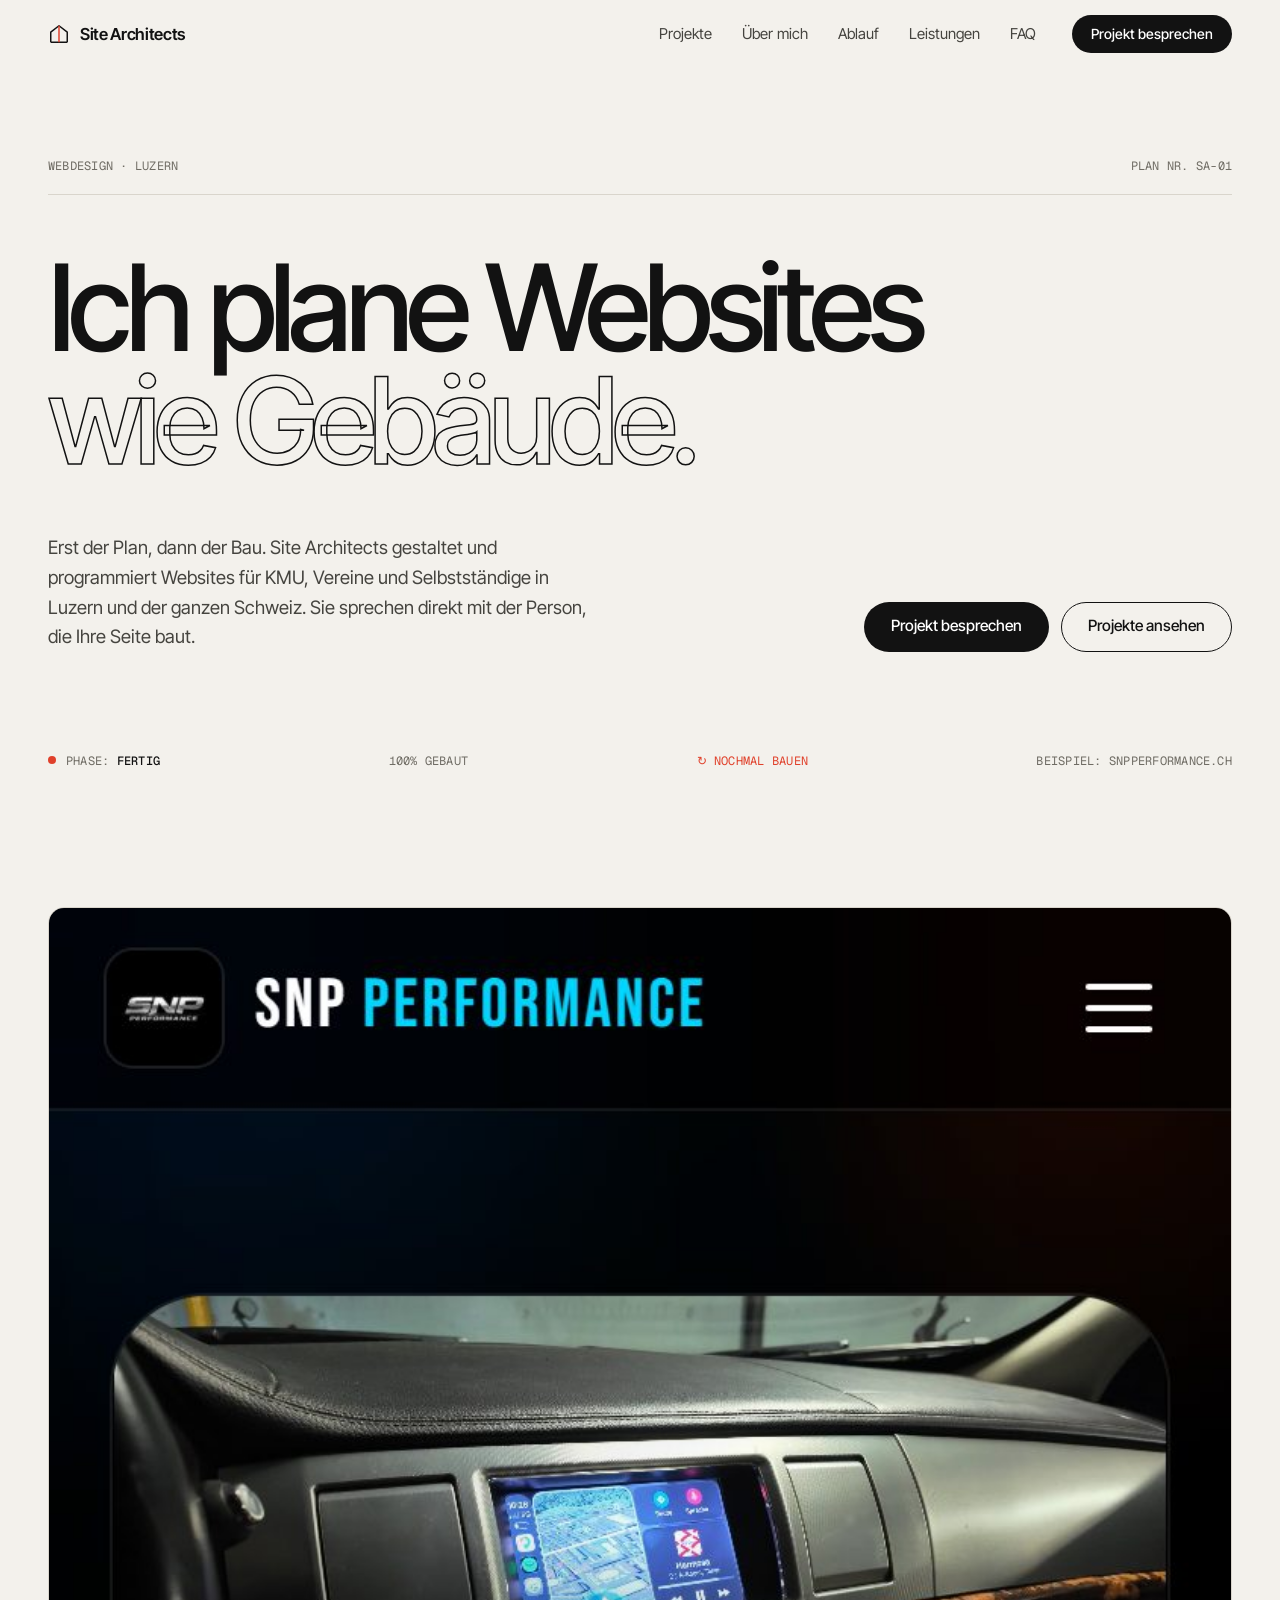
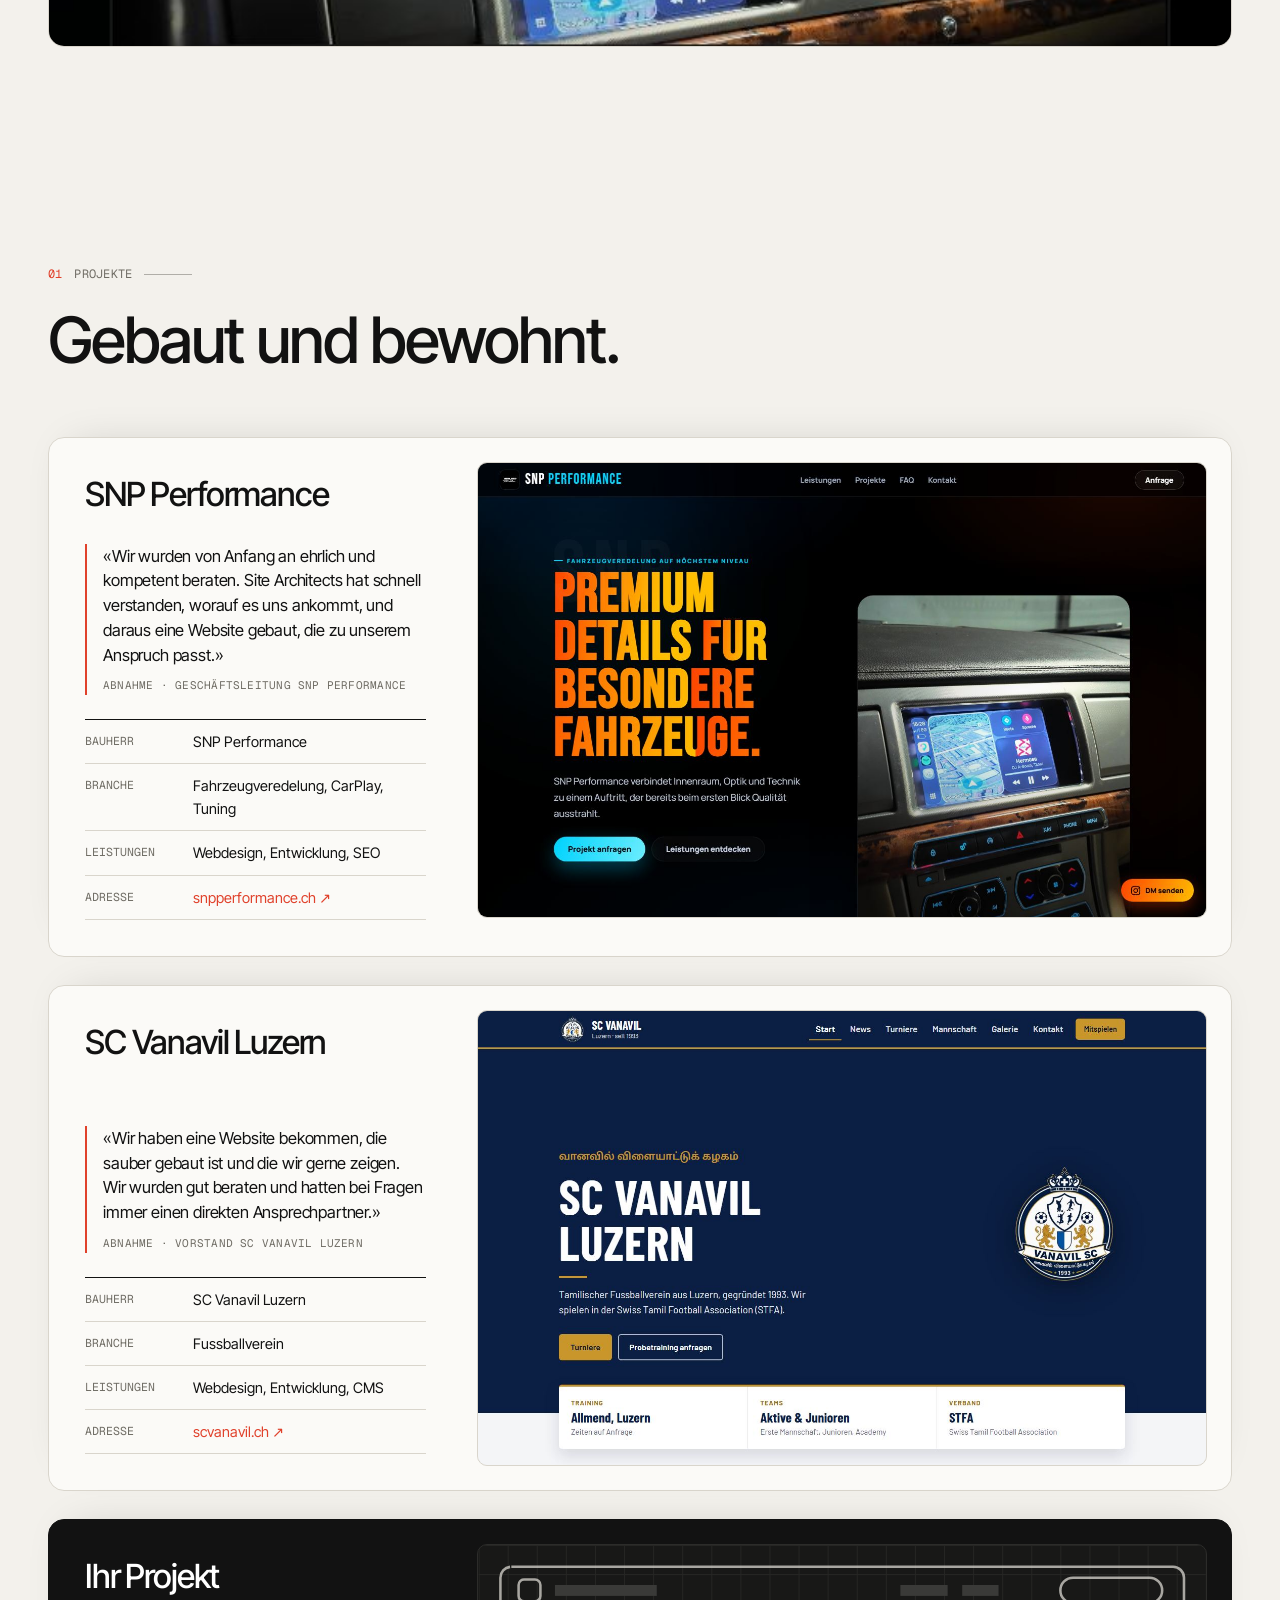
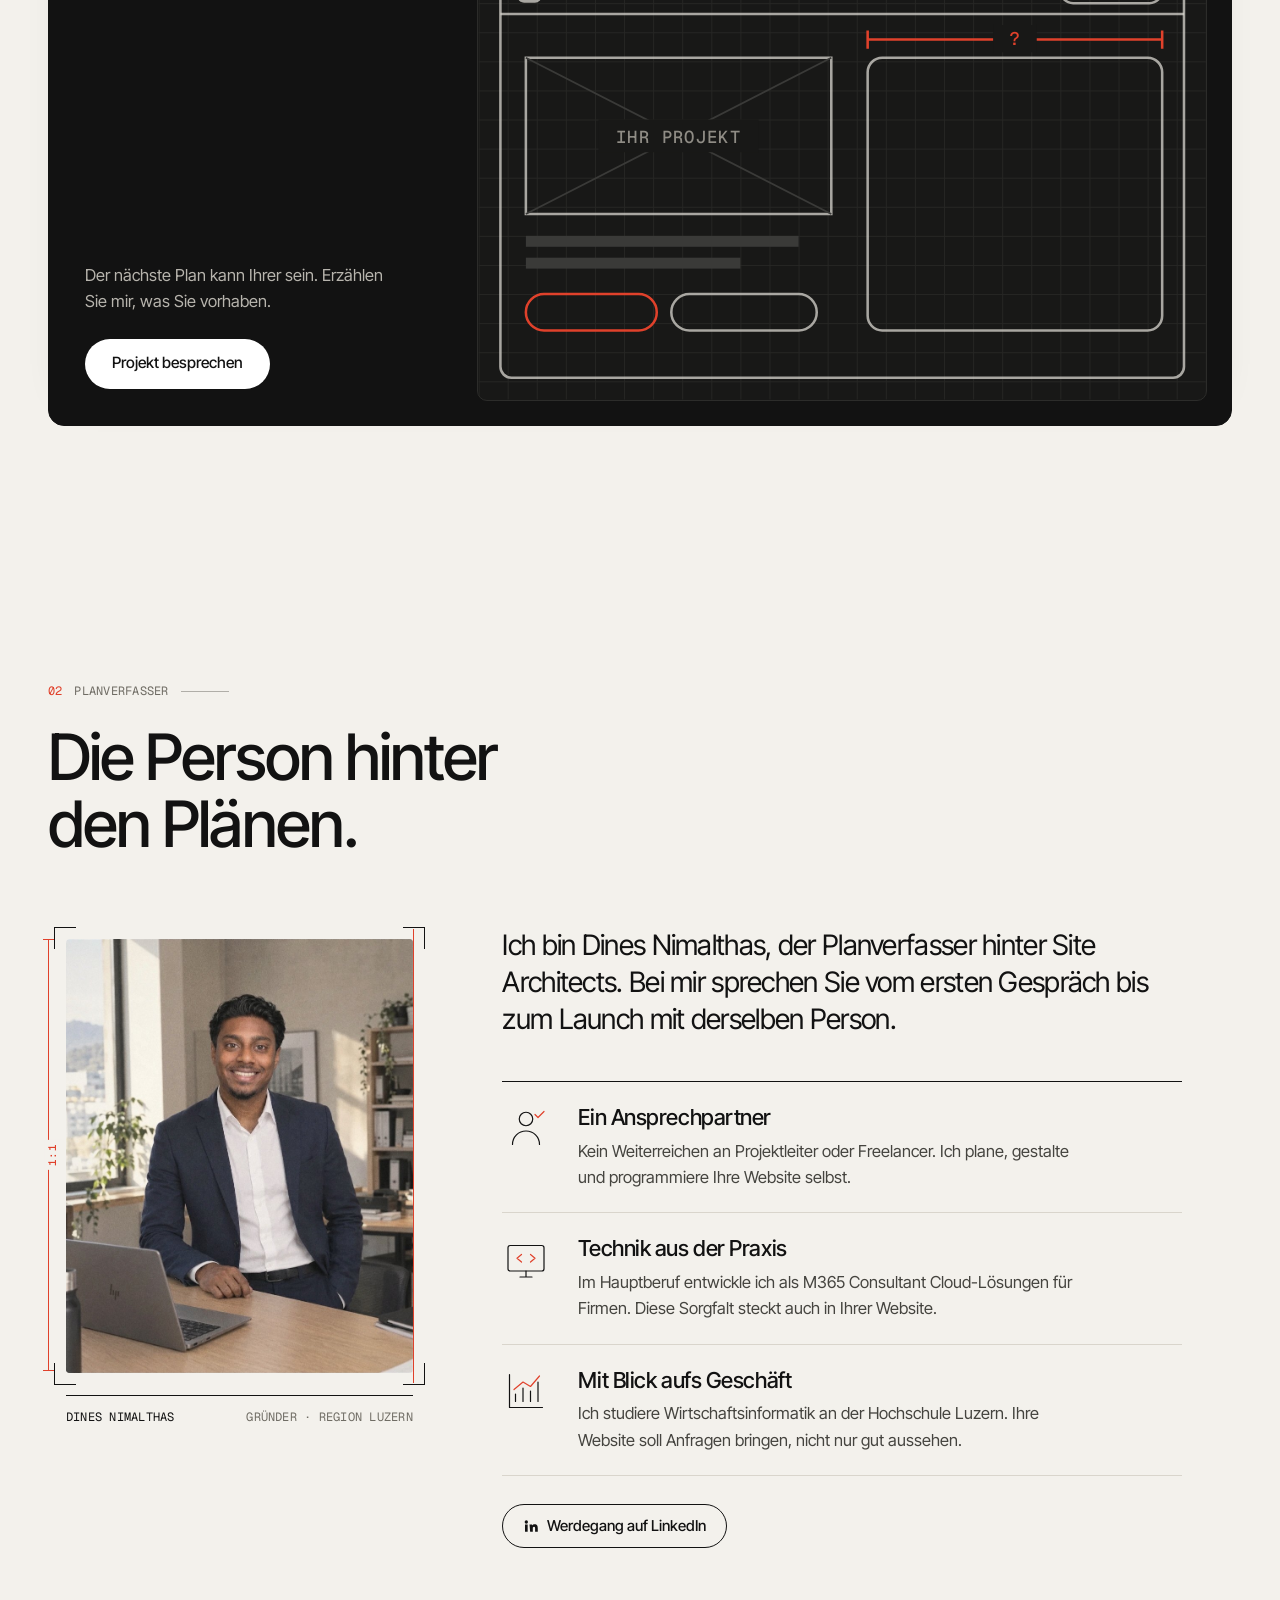
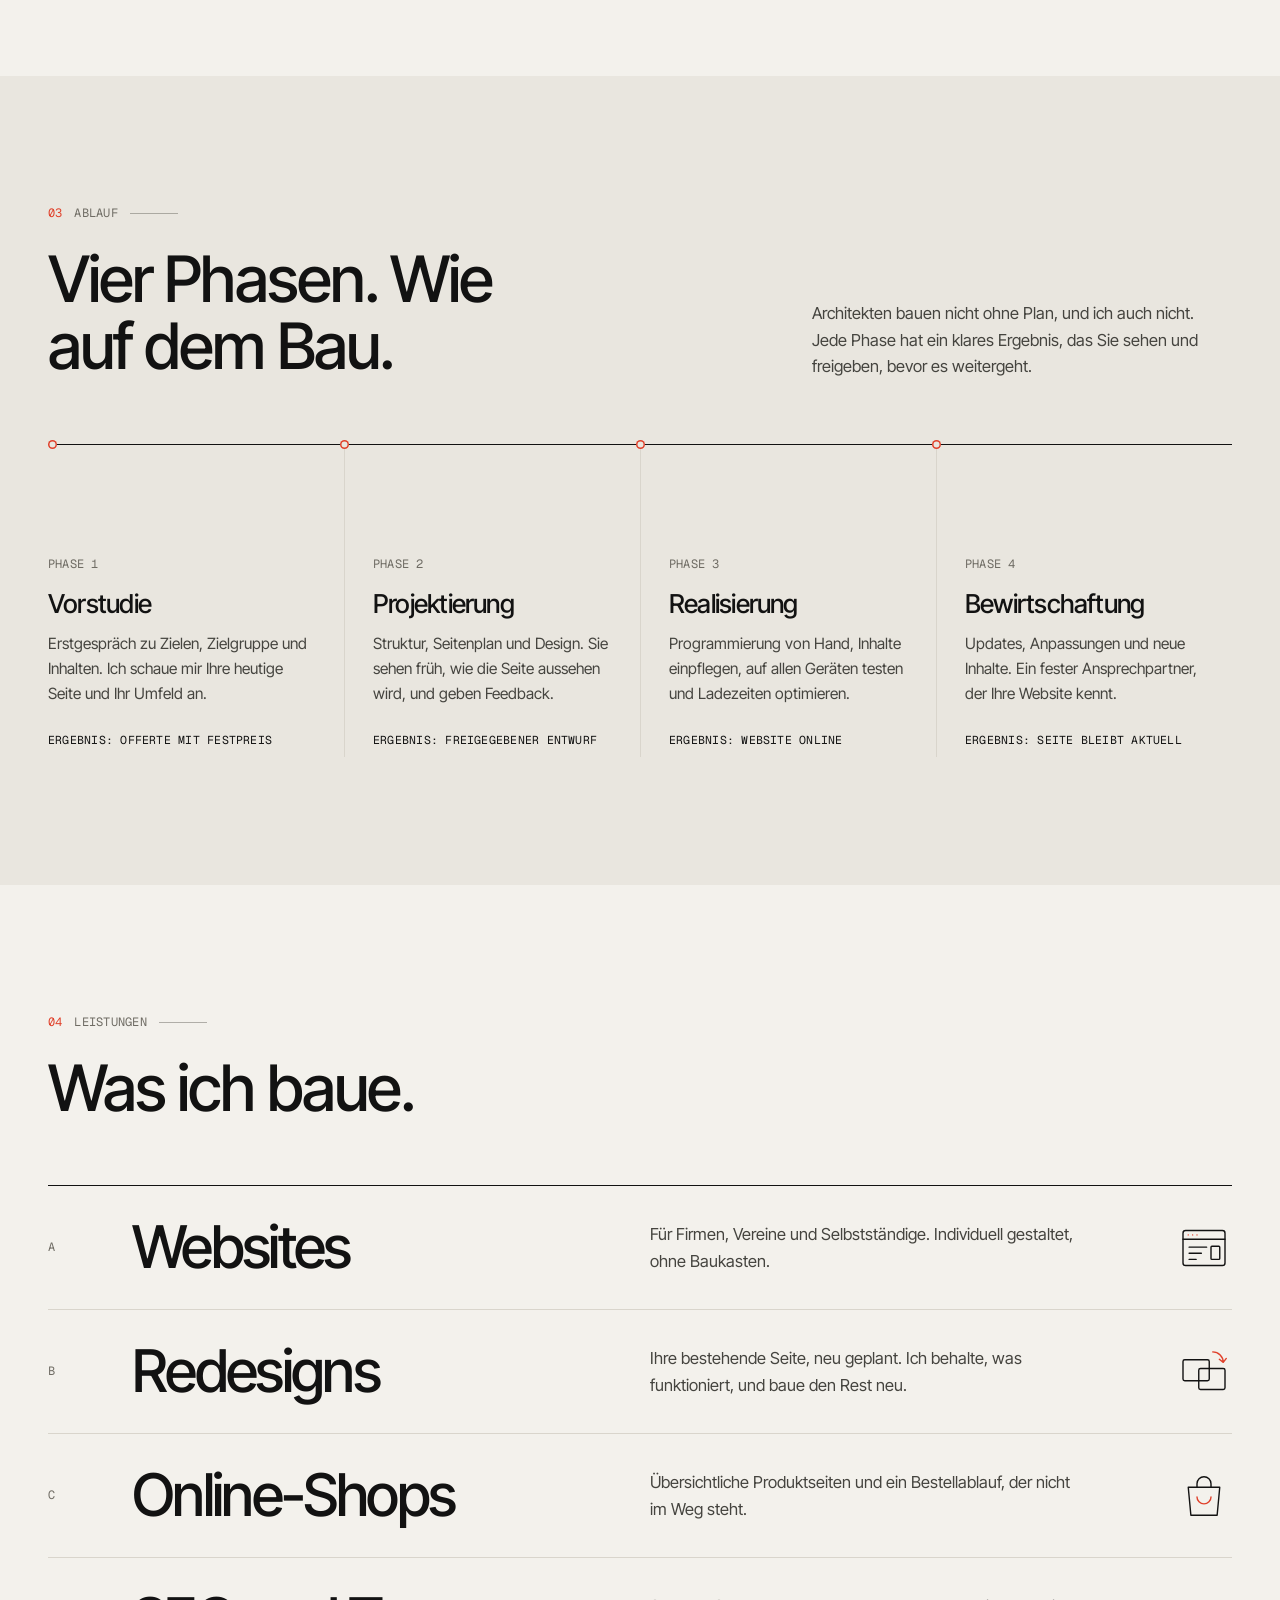
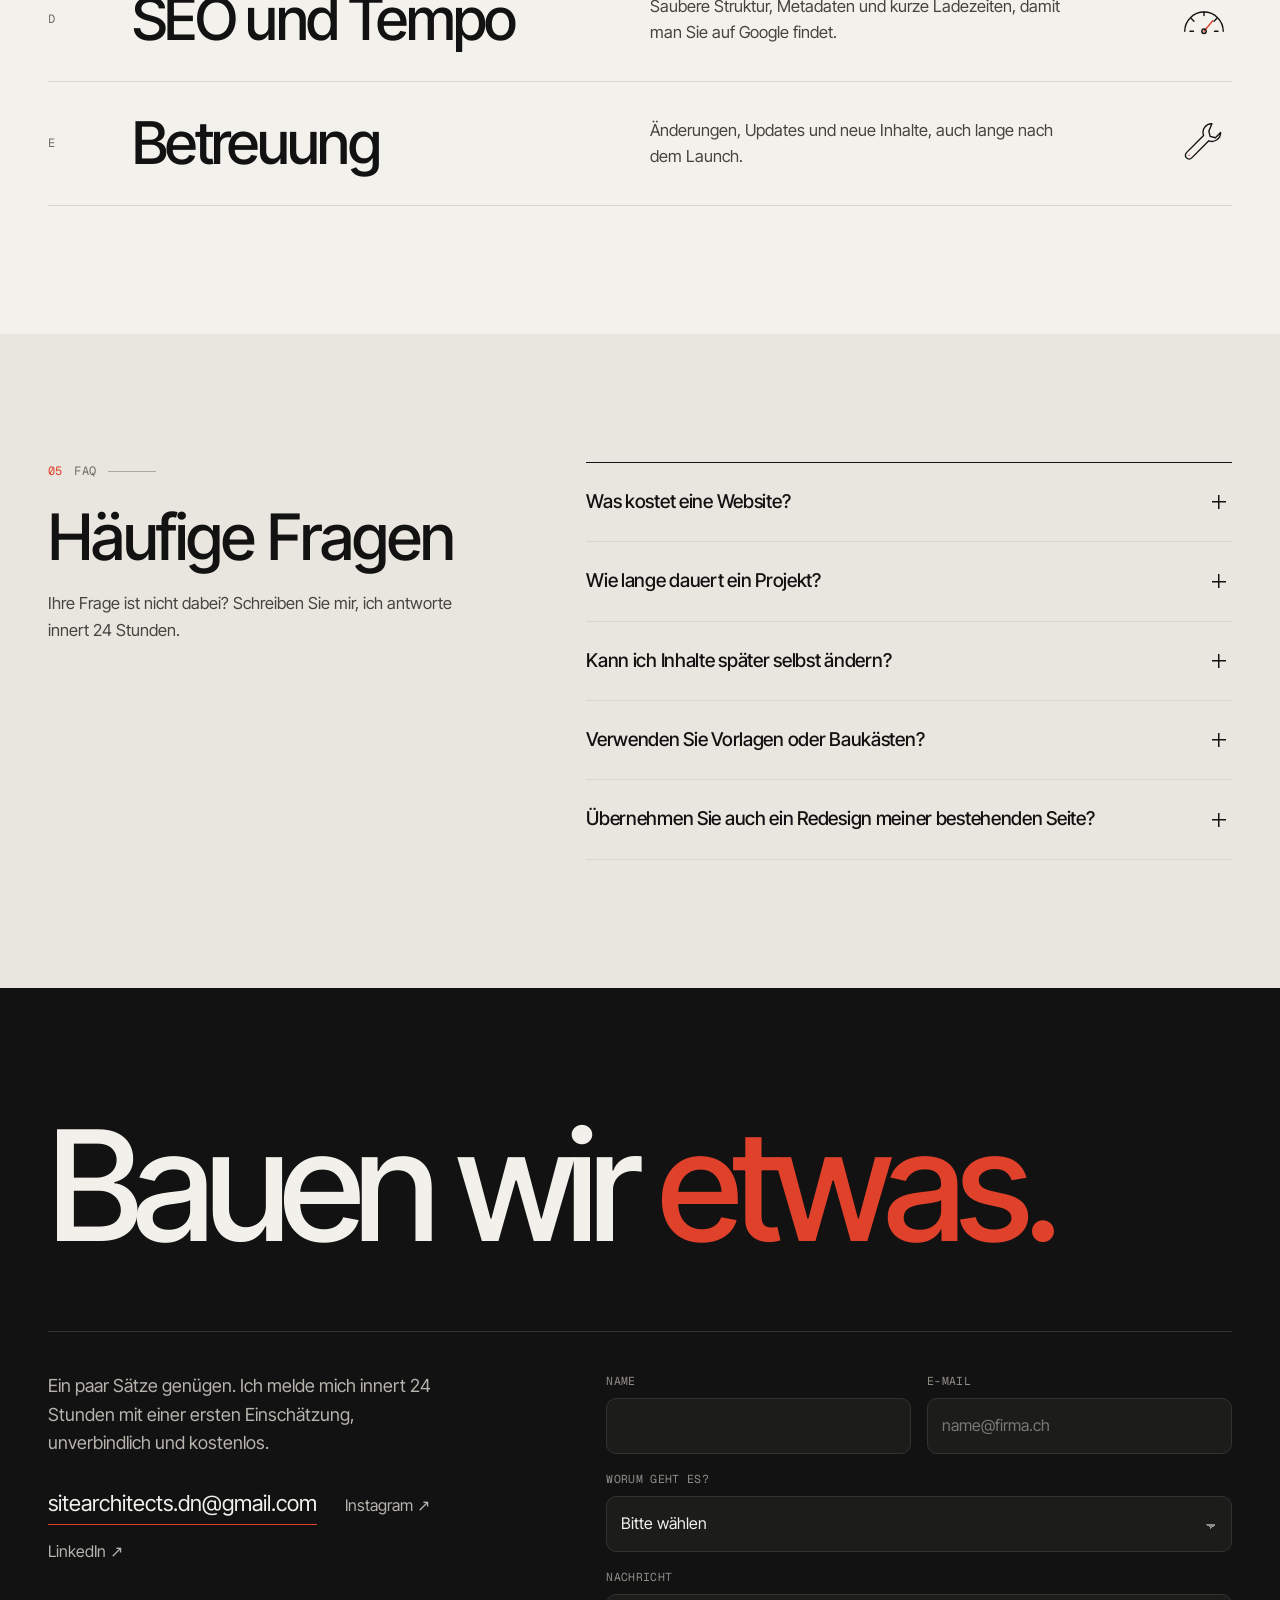
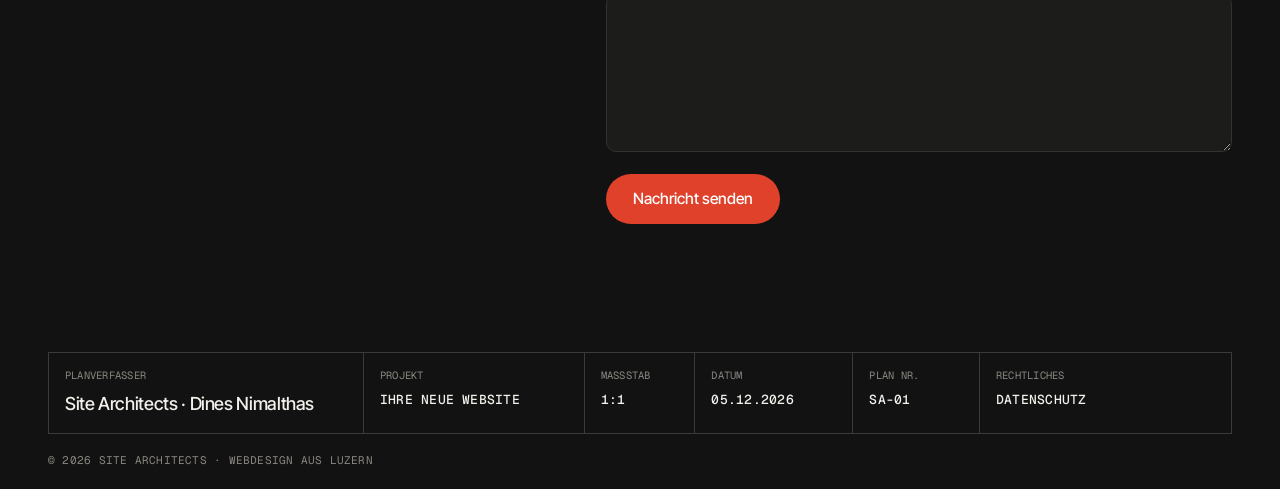
<file: index.html>
<!DOCTYPE html>
<html lang="de-CH">
<head>
  <meta charset="UTF-8" />
  <meta name="viewport" content="width=device-width, initial-scale=1.0" />
  <meta name="description" content="Site Architects – Webdesign aus Luzern. Websites für KMU, Vereine und Selbstständige in der Zentralschweiz, individuell gestaltet und von Hand programmiert." />

  <meta property="og:type"        content="website" />
  <meta property="og:url"         content="https://sitearchitects.ch/" />
  <meta property="og:title"       content="Site Architects – Webdesign aus Luzern" />
  <meta property="og:description" content="Ich plane Websites wie Gebäude. Individuell gestaltet und von Hand programmiert für KMU, Vereine und Selbstständige." />
  <meta name="twitter:title"       content="Site Architects – Webdesign aus Luzern" />
  <meta name="twitter:description" content="Ich plane Websites wie Gebäude. Individuell gestaltet und von Hand programmiert." />
  <meta property="og:site_name"    content="Site Architects" />
  <meta property="og:image"        content="https://sitearchitects.ch/assets/img/og-image.png?v=2" />
  <meta property="og:image:width"  content="1200" />
  <meta property="og:image:height" content="630" />
  <meta property="og:image:alt"    content="Site Architects – Ich plane Websites wie Gebäude." />
  <meta property="og:locale"       content="de_CH" />
  <meta name="twitter:card"        content="summary_large_image" />
  <meta name="twitter:image"       content="https://sitearchitects.ch/assets/img/og-image.png?v=2" />

  <title>Site Architects – Webdesign aus Luzern, Schweiz</title>
  <link rel="canonical" href="https://sitearchitects.ch/" />
  <link rel="icon" href="assets/img/favicon.svg?v=2" type="image/svg+xml" />
  <link rel="icon" href="favicon.ico?v=2" sizes="any" />
  <link rel="icon" href="assets/img/icon-180.png?v=2" type="image/png" sizes="180x180" />
  <link rel="apple-touch-icon" href="assets/img/icon-180.png" />
  <meta name="theme-color" content="#f3f1ec" />
  <script type="application/ld+json">
  {
    "@context": "https://schema.org",
    "@type": "ProfessionalService",
    "name": "Site Architects",
    "description": "Webdesign und Webentwicklung aus Luzern für KMU, Vereine und Selbstständige.",
    "url": "https://sitearchitects.ch/",
    "logo": "https://sitearchitects.ch/assets/img/icon-512.png",
    "image": "https://sitearchitects.ch/assets/img/og-image.png",
    "email": "sitearchitects.dn@gmail.com",
    "address": { "@type": "PostalAddress", "addressLocality": "Luzern", "addressRegion": "LU", "addressCountry": "CH" },
    "areaServed": [
      { "@type": "City", "name": "Luzern" },
      { "@type": "AdministrativeArea", "name": "Zentralschweiz" },
      { "@type": "Country", "name": "Schweiz" }
    ],
    "founder": { "@type": "Person", "name": "Dines Nimalthas", "sameAs": "https://www.linkedin.com/in/dines-nimalthas-b06981230" },
    "knowsAbout": ["Webdesign", "Webentwicklung", "Redesign", "Online-Shops", "SEO"],
    "sameAs": ["https://www.instagram.com/site.architects/", "https://www.linkedin.com/in/dines-nimalthas-b06981230"]
  }
  </script>
  <link rel="stylesheet" href="assets/css/fonts.css" />
  <link rel="stylesheet" href="assets/css/style.css" />
  <script>
    /* Intro nur beim ersten Besuch pro Sitzung */
    try {
      if (!sessionStorage.getItem('sa-intro') && !matchMedia('(prefers-reduced-motion: reduce)').matches) {
        document.documentElement.classList.add('intro');
        sessionStorage.setItem('sa-intro', '1');
      }
    } catch (e) {}
  </script>
</head>
<body>

<div class="intro-screen" aria-hidden="true">
  <div class="intro-screen__inner">
    <svg class="intro-screen__mark" viewBox="0 0 24 24">
      <path pathLength="1" d="M3 21V10l9-7 9 7v11" />
      <path pathLength="1" d="M3 21h18" />
      <path pathLength="1" d="M12 3v18" />
    </svg>
    <span class="intro-screen__name">Site Architects</span>
    <span class="intro-screen__dim"><i></i><em class="mono">Massstab 1:1</em></span>
  </div>
</div>

<header class="nav" id="nav">
  <div class="nav__inner">
    <a href="#top" class="nav__logo">
      <svg viewBox="0 0 24 24" aria-hidden="true"><path d="M3 21V10l9-7 9 7v11M3 21h18" /><path class="nav__logo-mid" d="M12 3v18" /></svg>
      Site Architects
    </a>
    <nav class="nav__links" aria-label="Hauptnavigation">
      <a href="#projekte">Projekte</a>
      <a href="#ueber-mich">Über mich</a>
      <a href="#phasen">Ablauf</a>
      <a href="#leistungen">Leistungen</a>
      <a href="#faq">FAQ</a>
    </nav>
    <a href="#kontakt" class="btn btn--dark btn--sm nav__cta">Projekt besprechen</a>
    <button class="nav__burger" id="menuBtn" aria-label="Menü öffnen" aria-expanded="false" aria-controls="mobileMenu">
      <span></span><span></span>
    </button>
  </div>
  <nav class="mobile-menu" id="mobileMenu" aria-label="Mobile Navigation" hidden>
    <a href="#projekte">Projekte</a>
    <a href="#ueber-mich">Über mich</a>
    <a href="#phasen">Ablauf</a>
    <a href="#leistungen">Leistungen</a>
    <a href="#faq">FAQ</a>
    <a href="#kontakt">Kontakt</a>
  </nav>
</header>

<main id="top">

  <!-- ══ HERO ══════════════════════════════════════ -->
  <section class="hero wrap">
    <div class="hero__meta mono">
      <span>Webdesign · Luzern</span>
      <span>Plan Nr. SA-01</span>
    </div>
    <h1 class="hero__title"><span class="hero__title-1">Ich plane Websites</span> <span class="hero__title-2">wie Gebäude.</span></h1>
    <div class="hero__row">
      <p class="hero__lead">
        Erst der Plan, dann der Bau. Site Architects gestaltet und programmiert Websites
        für KMU, Vereine und Selbstständige in Luzern und der ganzen Schweiz. Sie sprechen direkt mit der Person, die Ihre Seite baut.
      </p>
      <div class="hero__actions">
        <a href="#kontakt" class="btn btn--dark">Projekt besprechen</a>
        <a href="#projekte" class="btn btn--ghost">Projekte ansehen</a>
      </div>
    </div>
  </section>

  <!-- ══ PLAN → BAU (baut sich selbst) ═════════════ -->
  <section class="build" id="build" aria-label="Vom Plan zur fertigen Website am Beispiel SNP Performance">
    <div class="build__stage">
      <div class="wrap build__bar mono">
        <span class="build__phase"><i class="build__dot"></i>Phase: <b id="buildPhase">Plan</b></span>
        <span class="build__progress"><span id="buildPct">0</span>% gebaut</span>
        <button class="build__replay mono" id="buildReplay" type="button" hidden>↻ Nochmal bauen</button>
        <span class="build__ref">Beispiel: snpperformance.ch</span>
      </div>

      <div class="wrap">
        <div class="build__site">
        <div class="build__frame" id="buildFrame">
          <picture>
            <source media="(max-width: 760px)" srcset="assets/img/work/snpperformance-mobile.jpg" width="390" height="624" />
            <img class="build__real" id="buildReal" src="assets/img/work/snpperformance.jpg" alt="Fertige Website von SNP Performance" width="1440" height="900" />
          </picture>

          <div class="build__plan" id="buildPlan" aria-hidden="true">
            <svg class="plan-desk" viewBox="0 0 1440 900" preserveAspectRatio="xMidYMin slice">
              <defs>
                <pattern id="grid" width="24" height="24" patternUnits="userSpaceOnUse">
                  <path d="M24 0H0v24" class="p-grid" />
                </pattern>
                <pattern id="hatch" width="14" height="14" patternUnits="userSpaceOnUse" patternTransform="rotate(45)">
                  <path d="M0 0v14" class="p-hatch" />
                </pattern>
                <marker id="tick" viewBox="0 0 10 10" refX="5" refY="5" markerWidth="10" markerHeight="10" orient="auto">
                  <path d="M2 8L8 2" class="p-dim" />
                </marker>
              </defs>

              <rect width="1440" height="900" class="p-paper" />
              <rect width="1440" height="900" fill="url(#grid)" />

              <!-- Navigation -->
              <line x1="0" y1="66" x2="1440" y2="66" class="p-line" />
              <rect x="44" y="14" width="38" height="38" rx="8" class="p-line" />
              <rect x="94" y="22" width="190" height="20" class="p-block" />
              <rect x="636" y="27" width="82" height="12" class="p-block" />
              <rect x="746" y="27" width="60" height="12" class="p-block" />
              <rect x="834" y="27" width="28" height="12" class="p-block" />
              <rect x="890" y="27" width="56" height="12" class="p-block" />
              <rect x="1299" y="14" width="98" height="38" rx="19" class="p-line" />

              <!-- Eyebrow + Headline -->
              <rect x="150" y="186" width="386" height="12" class="p-block p-block--accent" />
              <rect x="150" y="214" width="424" height="366" class="p-line" />
              <path d="M150 214L574 580M574 214L150 580" class="p-thin" />
              <text x="362" y="404" class="p-label" text-anchor="middle">H1 · HEADLINE</text>

              <!-- Text -->
              <rect x="150" y="620" width="488" height="14" class="p-block" />
              <rect x="150" y="652" width="460" height="14" class="p-block" />
              <rect x="150" y="684" width="92" height="14" class="p-block" />

              <!-- Buttons -->
              <rect x="150" y="740" width="180" height="48" rx="24" class="p-line p-fill-accent" />
              <rect x="344" y="740" width="224" height="48" rx="24" class="p-line" />

              <!-- Bildfläche -->
              <rect x="751" y="262" width="538" height="660" rx="24" fill="url(#hatch)" class="p-line" />
              <rect x="931" y="530" width="178" height="40" class="p-paper" />
              <text x="1020" y="556" class="p-label" text-anchor="middle">BILDFLÄCHE</text>

              <!-- Masslinien -->
              <line x1="751" y1="232" x2="1289" y2="232" class="p-dim" marker-start="url(#tick)" marker-end="url(#tick)" />
              <line x1="751" y1="222" x2="751" y2="252" class="p-dim" />
              <line x1="1289" y1="222" x2="1289" y2="252" class="p-dim" />
              <rect x="990" y="220" width="60" height="24" class="p-paper" />
              <text x="1020" y="238" class="p-dimtext" text-anchor="middle">538</text>

              <line x1="112" y1="214" x2="112" y2="580" class="p-dim" marker-start="url(#tick)" marker-end="url(#tick)" />
              <line x1="102" y1="214" x2="132" y2="214" class="p-dim" />
              <line x1="102" y1="580" x2="132" y2="580" class="p-dim" />
              <rect x="98" y="378" width="28" height="52" class="p-paper" />
              <text x="112" y="404" class="p-dimtext" text-anchor="middle" transform="rotate(-90 112 404)">366</text>

              <line x1="150" y1="816" x2="568" y2="816" class="p-dim" marker-start="url(#tick)" marker-end="url(#tick)" />
              <rect x="330" y="804" width="58" height="24" class="p-paper" />
              <text x="359" y="822" class="p-dimtext" text-anchor="middle">418</text>

              <!-- Positionsmarken -->
              <g class="p-callout"><circle cx="330" cy="98" r="16" /><text x="330" y="104" text-anchor="middle">A</text></g>
              <text x="356" y="104" class="p-note">Navigation</text>
              <g class="p-callout"><circle cx="610" cy="236" r="16" /><text x="610" y="242" text-anchor="middle">B</text></g>
              <text x="636" y="242" class="p-note">Headline</text>
              <g class="p-callout"><circle cx="610" cy="764" r="16" /><text x="610" y="770" text-anchor="middle">C</text></g>
              <text x="636" y="770" class="p-note">Anfrage</text>
              <g class="p-callout"><circle cx="1320" cy="300" r="16" /><text x="1320" y="306" text-anchor="middle">D</text></g>
              <text x="1346" y="306" class="p-note">Bild</text>
            </svg>

            <!-- Plan der Handy-Ansicht -->
            <svg class="plan-mob" viewBox="0 0 390 624" preserveAspectRatio="xMidYMin slice">
              <defs>
                <pattern id="grid-m" width="16" height="16" patternUnits="userSpaceOnUse">
                  <path d="M16 0H0v16" class="p-grid" />
                </pattern>
                <pattern id="hatch-m" width="10" height="10" patternUnits="userSpaceOnUse" patternTransform="rotate(45)">
                  <path d="M0 0v10" class="p-hatch" />
                </pattern>
                <marker id="tick-m" viewBox="0 0 10 10" refX="5" refY="5" markerWidth="8" markerHeight="8" orient="auto">
                  <path d="M2 8L8 2" class="p-dim" />
                </marker>
              </defs>

              <rect width="390" height="624" class="p-paper" />
              <rect width="390" height="624" fill="url(#grid-m)" />

              <!-- Navigation -->
              <line x1="0" y1="66" x2="390" y2="66" class="p-line" />
              <rect x="18" y="13" width="40" height="40" rx="9" class="p-line" />
              <rect x="68" y="24" width="150" height="18" class="p-block" />
              <path d="M342 25h22M342 33h22M342 41h22" class="p-line" />

              <!-- Bildfläche mit Karte -->
              <rect x="20" y="128" width="350" height="195" rx="24" fill="url(#hatch-m)" class="p-line" />
              <rect x="40" y="244" width="310" height="60" rx="14" class="p-paper" />
              <rect x="40" y="244" width="310" height="60" rx="14" class="p-line" />
              <rect x="58" y="262" width="130" height="11" class="p-block" />
              <rect x="58" y="281" width="170" height="9" class="p-block" />
              <rect x="146" y="172" width="98" height="24" class="p-paper" />
              <text x="195" y="189" class="p-label" text-anchor="middle">BILDFLÄCHE</text>

              <!-- Masslinie Bild -->
              <line x1="20" y1="110" x2="370" y2="110" class="p-dim" marker-start="url(#tick-m)" marker-end="url(#tick-m)" />
              <line x1="20" y1="102" x2="20" y2="118" class="p-dim" />
              <line x1="370" y1="102" x2="370" y2="118" class="p-dim" />
              <rect x="177" y="100" width="36" height="20" class="p-paper" />
              <text x="195" y="114" class="p-dimtext" text-anchor="middle">350</text>

              <!-- Eyebrow + Headline -->
              <rect x="20" y="362" width="24" height="4" class="p-block p-block--accent" />
              <rect x="54" y="358" width="236" height="11" class="p-block p-block--accent" />
              <rect x="20" y="392" width="210" height="176" class="p-line" />
              <path d="M20 392L230 568M230 392L20 568" class="p-thin" />
              <rect x="95" y="470" width="60" height="20" class="p-paper" />
              <text x="125" y="484" class="p-label" text-anchor="middle">H1</text>

              <line x1="20" y1="590" x2="230" y2="590" class="p-dim" marker-start="url(#tick-m)" marker-end="url(#tick-m)" />
              <rect x="107" y="580" width="36" height="20" class="p-paper" />
              <text x="125" y="594" class="p-dimtext" text-anchor="middle">210</text>

              <circle cx="343" cy="569" r="23" class="p-line" />

              <!-- Positionsmarken -->
              <g class="p-callout"><circle cx="250" cy="44" r="11" /><text x="250" y="48" text-anchor="middle">A</text></g>
              <text x="266" y="48" class="p-note">Nav</text>
              <g class="p-callout"><circle cx="44" cy="152" r="11" /><text x="44" y="156" text-anchor="middle">B</text></g>
              <text x="60" y="156" class="p-note">Bild</text>
              <g class="p-callout"><circle cx="250" cy="410" r="11" /><text x="250" y="414" text-anchor="middle">C</text></g>
              <text x="266" y="414" class="p-note">Headline</text>
            </svg>
          </div>

        </div>
        <div class="build__fx" id="buildFx" aria-hidden="true">
          <div class="hammer" id="hammer">
            <svg viewBox="0 0 100 100">
              <rect class="hammer__handle" x="56" y="24" width="8" height="76" rx="3" />
              <rect class="hammer__grip" x="54.5" y="78" width="11" height="22" rx="3.5" />
              <path class="hammer__head" d="M33 8h47c4 0 8-2 11-6 3 6 1 14-5 19-2 2-4 4-6 9H33z" />
              <rect class="hammer__face" x="26" y="6" width="9" height="26" rx="2" />
            </svg>
          </div>
        </div>
        </div>
      </div>
    </div>
  </section>

  <!-- ══ PROJEKTE ══════════════════════════════════ -->
  <section class="section wrap" id="projekte">
    <div class="section__head">
      <p class="eyebrow mono"><span>01</span> Projekte</p>
      <h2>Gebaut und bewohnt.</h2>
    </div>

    <div class="stack">
      <article class="sheet">
        <a class="sheet__inner" href="https://snpperformance.ch" target="_blank" rel="noopener">
          <div class="sheet__info">
            <h3>SNP Performance</h3>
            <blockquote class="sheet__quote">
              <p>Wir wurden von Anfang an ehrlich und kompetent beraten. Site Architects hat schnell verstanden, worauf es uns ankommt, und daraus eine Website gebaut, die zu unserem Anspruch passt.</p>
              <footer class="mono">Abnahme · Geschäftsleitung SNP Performance</footer>
            </blockquote>
            <dl class="titleblock">
              <div><dt>Bauherr</dt><dd>SNP Performance</dd></div>
              <div><dt>Branche</dt><dd>Fahrzeugveredelung, CarPlay, Tuning</dd></div>
              <div><dt>Leistungen</dt><dd>Webdesign, Entwicklung, SEO</dd></div>
              <div><dt>Adresse</dt><dd>snpperformance.ch <span class="arr">↗</span></dd></div>
            </dl>
          </div>
          <figure class="sheet__shot"><img src="assets/img/work/snpperformance.jpg" alt="Startseite von SNP Performance" width="1440" height="900" loading="lazy" decoding="async" /></figure>
        </a>
      </article>

      <article class="sheet">
        <a class="sheet__inner" href="https://scvanavil.ch" target="_blank" rel="noopener">
          <div class="sheet__info">
            <h3>SC Vanavil Luzern</h3>
            <blockquote class="sheet__quote">
              <p>Wir haben eine Website bekommen, die sauber gebaut ist und die wir gerne zeigen. Wir wurden gut beraten und hatten bei Fragen immer einen direkten Ansprechpartner.</p>
              <footer class="mono">Abnahme · Vorstand SC Vanavil Luzern</footer>
            </blockquote>
            <dl class="titleblock">
              <div><dt>Bauherr</dt><dd>SC Vanavil Luzern</dd></div>
              <div><dt>Branche</dt><dd>Fussballverein</dd></div>
              <div><dt>Leistungen</dt><dd>Webdesign, Entwicklung, CMS</dd></div>
              <div><dt>Adresse</dt><dd>scvanavil.ch <span class="arr">↗</span></dd></div>
            </dl>
          </div>
          <figure class="sheet__shot"><img src="assets/img/work/scvanavil.jpg" alt="Startseite von SC Vanavil Luzern" width="1440" height="900" loading="lazy" decoding="async" /></figure>
        </a>
      </article>


      <article class="sheet sheet--cta">
        <a class="sheet__inner" href="#kontakt">
          <div class="sheet__info">
            <h3>Ihr Projekt</h3>
            <p>Der nächste Plan kann Ihrer sein. Erzählen Sie mir, was Sie vorhaben.</p>
            <span class="btn btn--light">Projekt besprechen</span>
          </div>
          <figure class="sheet__shot sheet__shot--plan" aria-hidden="true">
            <svg class="draw-svg" data-draw viewBox="0 0 400 250" preserveAspectRatio="xMidYMid meet">
              <defs>
                <pattern id="grid-cta" width="16" height="16" patternUnits="userSpaceOnUse"><path d="M16 0H0v16" class="bp-grid" /></pattern>
                <pattern id="hatch-cta" width="10" height="10" patternUnits="userSpaceOnUse" patternTransform="rotate(45)"><path d="M0 0v10" class="bp-grid" /></pattern>
              </defs>
              <rect width="400" height="250" fill="url(#grid-cta)" class="dp" />
              <rect x="12" y="12" width="376" height="226" rx="6" class="bp-line" />
              <path d="M12 38h376" class="bp-line" />
              <rect x="22" y="19" width="12" height="12" rx="3" class="bp-line" />
              <rect x="42" y="22" width="56" height="6" class="bp-block dp" />
              <rect x="232" y="22" width="26" height="6" class="bp-block dp" />
              <rect x="266" y="22" width="20" height="6" class="bp-block dp" />
              <rect x="320" y="18" width="56" height="14" rx="7" class="bp-line" />
              <rect x="26" y="62" width="168" height="86" class="bp-line" />
              <path d="M26 62L194 148M194 62L26 148" class="bp-thin" />
              <rect x="66" y="96" width="88" height="18" class="bp-bg dp" />
              <text x="110" y="109" class="bp-label dp" text-anchor="middle">IHR PROJEKT</text>
              <rect x="26" y="160" width="150" height="6" class="bp-block dp" />
              <rect x="26" y="172" width="118" height="6" class="bp-block dp" />
              <rect x="26" y="192" width="72" height="20" rx="10" class="bp-red bp-btn" />
              <rect x="106" y="192" width="80" height="20" rx="10" class="bp-line" />
              <rect x="214" y="62" width="162" height="150" rx="8" fill="url(#hatch-cta)" class="bp-line" />
              <path d="M214 52h162M214 47v10M376 47v10" class="bp-red" />
              <rect x="283" y="44" width="24" height="15" class="bp-bg dp" />
              <text x="295" y="55" class="bp-dim dp" text-anchor="middle">?</text>
            </svg>
          </figure>
        </a>
      </article>
    </div>
  </section>

  <!-- ══ PLANVERFASSER ═════════════════════════════ -->
  <section class="section wrap" id="ueber-mich">
    <div class="section__head">
      <p class="eyebrow mono"><span>02</span> Planverfasser</p>
      <h2>Die Person hinter den Plänen.</h2>
    </div>

    <div class="about">
      <figure class="portrait" id="portrait">
        <div class="portrait__frame">
          <img class="portrait__plan" src="assets/img/dines.jpg?v=4" alt="" aria-hidden="true" width="825" height="1024" loading="lazy" decoding="async" />
          <img class="portrait__real" src="assets/img/dines.jpg?v=4" alt="Dines Nimalthas an seinem Arbeitsplatz" width="825" height="1024" loading="lazy" decoding="async" />
          <span class="portrait__scan" aria-hidden="true"></span>
          <i class="crop crop--tl"></i><i class="crop crop--tr"></i><i class="crop crop--bl"></i><i class="crop crop--br"></i>
        </div>
        <span class="portrait__dim mono" aria-hidden="true"><b>1:1</b></span>
        <figcaption class="mono"><span>Dines Nimalthas</span><span>Gründer · Region Luzern</span></figcaption>
      </figure>

      <div class="about__body">
        <p class="about__lead">
          Ich bin Dines Nimalthas, der Planverfasser hinter Site Architects. Bei mir sprechen Sie
          vom ersten Gespräch bis zum Launch mit derselben Person.
        </p>

        <ul class="perks">
          <li class="perk">
            <svg class="perk__icon draw-svg" data-draw viewBox="0 0 64 64" aria-hidden="true"><circle cx="32" cy="20" r="9"/><path d="M14 54c0-10 8-18 18-18s18 8 18 18"/><path class="ic-red" d="M44 14l4 4 8-8"/></svg>
            <div>
              <h3>Ein Ansprechpartner</h3>
              <p>Kein Weiterreichen an Projektleiter oder Freelancer. Ich plane, gestalte und programmiere Ihre Website selbst.</p>
            </div>
          </li>
          <li class="perk">
            <svg class="perk__icon draw-svg" data-draw viewBox="0 0 64 64" aria-hidden="true"><rect x="8" y="14" width="48" height="34" rx="3"/><path d="M24 56h16M32 48v8"/><path class="ic-red" d="M26 26l-6 5 6 5M38 26l6 5-6 5"/></svg>
            <div>
              <h3>Technik aus der Praxis</h3>
              <p>Im Hauptberuf entwickle ich als M365 Consultant Cloud-Lösungen für Firmen. Diese Sorgfalt steckt auch in Ihrer Website.</p>
            </div>
          </li>
          <li class="perk">
            <svg class="perk__icon draw-svg" data-draw viewBox="0 0 64 64" aria-hidden="true"><path d="M10 54h44M10 54V10"/><path d="M18 46V36M28 46V28M38 46V32M48 46V20"/><path class="ic-red" d="M16 30l12-10 10 6 12-14"/></svg>
            <div>
              <h3>Mit Blick aufs Geschäft</h3>
              <p>Ich studiere Wirtschaftsinformatik an der Hochschule Luzern. Ihre Website soll Anfragen bringen, nicht nur gut aussehen.</p>
            </div>
          </li>
        </ul>

        <a class="btn btn--ghost about__li" href="https://www.linkedin.com/in/dines-nimalthas-b06981230" target="_blank" rel="noopener">
          <svg viewBox="0 0 24 24" aria-hidden="true"><path d="M4.98 3.5a2.5 2.5 0 1 1 0 5 2.5 2.5 0 0 1 0-5zM3 9.75h4v11H3zM9.75 9.75h3.8v1.5h.05c.53-1 1.83-2.05 3.77-2.05 4.03 0 4.78 2.65 4.78 6.1v5.45h-4v-4.83c0-1.15-.02-2.63-1.6-2.63-1.6 0-1.85 1.25-1.85 2.55v4.91h-3.95z"/></svg>
          Werdegang auf LinkedIn
        </a>
      </div>
    </div>
  </section>

  <!-- ══ PHASEN ════════════════════════════════════ -->
  <section class="section section--tint" id="phasen">
    <div class="wrap">
      <div class="section__head section__head--split">
        <div>
          <p class="eyebrow mono"><span>03</span> Ablauf</p>
          <h2>Vier Phasen. Wie auf dem Bau.</h2>
        </div>
        <p class="section__intro">
          Architekten bauen nicht ohne Plan, und ich auch nicht. Jede Phase hat ein klares Ergebnis,
          das Sie sehen und freigeben, bevor es weitergeht.
        </p>
      </div>

      <ol class="phases">
        <li class="phase">
          <svg class="phase__icon draw-svg" viewBox="0 0 64 64" aria-hidden="true"><rect x="12" y="10" width="34" height="44" rx="2"/><path d="M18 20h20M18 27h22M18 34h14"/><path class="ic-red" d="M40 50l14-22 4 3-14 22-5 2z"/></svg>
          <span class="phase__code mono">Phase 1</span>
          <h3>Vorstudie</h3>
          <p>Erstgespräch zu Zielen, Zielgruppe und Inhalten. Ich schaue mir Ihre heutige Seite und Ihr Umfeld an.</p>
          <p class="phase__out mono">Ergebnis: Offerte mit Festpreis</p>
        </li>
        <li class="phase">
          <svg class="phase__icon draw-svg" viewBox="0 0 64 64" aria-hidden="true"><rect x="8" y="14" width="48" height="40"/><path d="M8 32h22v22M30 32V14M42 32h14M30 43h10"/><path class="ic-red" d="M8 7h48M8 4v6M56 4v6"/></svg>
          <span class="phase__code mono">Phase 2</span>
          <h3>Projektierung</h3>
          <p>Struktur, Seitenplan und Design. Sie sehen früh, wie die Seite aussehen wird, und geben Feedback.</p>
          <p class="phase__out mono">Ergebnis: Freigegebener Entwurf</p>
        </li>
        <li class="phase">
          <svg class="phase__icon draw-svg" viewBox="0 0 64 64" aria-hidden="true"><path d="M6 58h52M14 58V14M20 58V14M14 22l6-6M14 30l6-6M14 38l6-6M14 46l6-6M14 54l6-6"/><path d="M8 14h48M17 14V7L52 14M17 7L8 14M46 14v18"/><path class="ic-red" d="M46 32v3a3 3 0 1 1-3 3"/><rect x="37" y="44" width="16" height="12" rx="1"/></svg>
          <span class="phase__code mono">Phase 3</span>
          <h3>Realisierung</h3>
          <p>Programmierung von Hand, Inhalte einpflegen, auf allen Geräten testen und Ladezeiten optimieren.</p>
          <p class="phase__out mono">Ergebnis: Website online</p>
        </li>
        <li class="phase">
          <svg class="phase__icon draw-svg" viewBox="0 0 64 64" aria-hidden="true"><circle cx="20" cy="32" r="11"/><circle cx="20" cy="32" r="3.5"/><path d="M31 32h25"/><path class="ic-red" d="M49 32v8M56 32v6"/></svg>
          <span class="phase__code mono">Phase 4</span>
          <h3>Bewirtschaftung</h3>
          <p>Updates, Anpassungen und neue Inhalte. Ein fester Ansprechpartner, der Ihre Website kennt.</p>
          <p class="phase__out mono">Ergebnis: Seite bleibt aktuell</p>
        </li>
      </ol>
    </div>
  </section>

  <!-- ══ LEISTUNGEN ════════════════════════════════ -->
  <section class="section wrap" id="leistungen">
    <div class="section__head">
      <p class="eyebrow mono"><span>04</span> Leistungen</p>
      <h2>Was ich baue.</h2>
    </div>

    <ul class="rows">
      <li class="row">
        <span class="row__num mono">A</span>
        <h3>Websites</h3>
        <svg class="row__icon draw-svg" data-draw viewBox="0 0 64 64" aria-hidden="true"><rect x="8" y="12" width="48" height="40" rx="3"/><path d="M8 22h48M15 31h20M15 38h14M15 45h8"/><path class="ic-red" d="M14 17h.01M19 17h.01M24 17h.01"/><rect x="40" y="30" width="10" height="15" rx="1"/></svg>
        <p>Für Firmen, Vereine und Selbstständige. Individuell gestaltet, ohne Baukasten.</p>
      </li>
      <li class="row">
        <span class="row__num mono">B</span>
        <h3>Redesigns</h3>
        <svg class="row__icon draw-svg" data-draw viewBox="0 0 64 64" aria-hidden="true"><rect x="8" y="18" width="30" height="24" rx="2"/><rect x="26" y="28" width="30" height="24" rx="2"/><path class="ic-red" d="M42 9a12 12 0 0 1 12 12m0 0l3.5-4.5m-3.5 4.5l-4.5-3.5"/></svg>
        <p>Ihre bestehende Seite, neu geplant. Ich behalte, was funktioniert, und baue den Rest neu.</p>
      </li>
      <li class="row">
        <span class="row__num mono">C</span>
        <h3>Online-Shops</h3>
        <svg class="row__icon draw-svg" data-draw viewBox="0 0 64 64" aria-hidden="true"><path d="M14 22h36l-3 32H17z"/><path d="M24 22v-4a8 8 0 0 1 16 0v4"/><path class="ic-red" d="M24 33a8 8 0 0 0 16 0"/></svg>
        <p>Übersichtliche Produktseiten und ein Bestellablauf, der nicht im Weg steht.</p>
      </li>
      <li class="row">
        <span class="row__num mono">D</span>
        <h3>SEO und Tempo</h3>
        <svg class="row__icon draw-svg" data-draw viewBox="0 0 64 64" aria-hidden="true"><path d="M10 46a22 22 0 0 1 44 0"/><path d="M16 46h4M44 46h4M32 24v4M17.5 31.5l3 3M46.5 31.5l-3 3"/><path class="ic-red" d="M32 46l10-12"/><circle cx="32" cy="46" r="2.5"/></svg>
        <p>Saubere Struktur, Metadaten und kurze Ladezeiten, damit man Sie auf Google findet.</p>
      </li>
      <li class="row">
        <span class="row__num mono">E</span>
        <h3>Betreuung</h3>
        <svg class="row__icon draw-svg" data-draw viewBox="0 0 64 64" aria-hidden="true"><path d="M41 10a10 10 0 0 0-9.5 13.5L12 43a4.2 4.2 0 0 0 6 6l19.5-19.5A10 10 0 0 0 51 20l-6 6-6-1.5-1.5-6z"/><path class="ic-red" d="M15 46h.01"/></svg>
        <p>Änderungen, Updates und neue Inhalte, auch lange nach dem Launch.</p>
      </li>
    </ul>
  </section>

  <!-- ══ FAQ ═══════════════════════════════════════ -->
  <section class="section section--tint" id="faq">
    <div class="wrap faq-wrap">
      <div>
        <p class="eyebrow mono"><span>05</span> FAQ</p>
        <h2>Häufige Fragen</h2>
        <p class="section__intro">Ihre Frage ist nicht dabei? Schreiben Sie mir, ich antworte innert 24 Stunden.</p>
      </div>

      <div class="faq">
        <details>
          <summary>Was kostet eine Website?</summary>
          <p>Das hängt vom Umfang ab, also von Anzahl Seiten, Funktionen und Inhalten. Nach dem Erstgespräch erhalten Sie eine Offerte mit Festpreis, damit Sie vorher wissen, woran Sie sind.</p>
        </details>
        <details>
          <summary>Wie lange dauert ein Projekt?</summary>
          <p>Eine kleinere Website ist meist in wenigen Wochen online. Den genauen Zeitplan legen wir im Erstgespräch fest. Er hängt auch davon ab, wie schnell Texte und Bilder bereitstehen.</p>
        </details>
        <details>
          <summary>Kann ich Inhalte später selbst ändern?</summary>
          <p>Ja, wenn Sie das möchten. Ich kann ein einfaches CMS einrichten, mit dem Sie Texte, Bilder oder News selbst pflegen. Alternativ übernehme ich Änderungen für Sie.</p>
        </details>
        <details>
          <summary>Verwenden Sie Vorlagen oder Baukästen?</summary>
          <p>Nein. Jede Website wird für das jeweilige Projekt gestaltet und programmiert. So passt sie zu Ihrer Marke und bleibt schnell.</p>
        </details>
        <details>
          <summary>Übernehmen Sie auch ein Redesign meiner bestehenden Seite?</summary>
          <p>Ja. Ich prüfe zuerst, was an Ihrer aktuellen Seite funktioniert und was nicht, und übernehme bestehende Inhalte, wo es sinnvoll ist.</p>
        </details>
      </div>
    </div>
  </section>

  <!-- ══ KONTAKT ═══════════════════════════════════ -->
  <section class="section section--dark" id="kontakt">
    <div class="wrap">
      <h2 class="contact__big">Bauen wir <span>etwas.</span></h2>
      <div class="contact">
        <div class="contact__intro">
          <p>Ein paar Sätze genügen. Ich melde mich innert 24 Stunden mit einer ersten Einschätzung, unverbindlich und kostenlos.</p>
          <a href="mailto:sitearchitects.dn@gmail.com" class="contact__mail">sitearchitects.dn@gmail.com</a>
          <a href="https://www.instagram.com/site.architects/" class="contact__li" target="_blank" rel="noopener">Instagram ↗</a>
          <a href="https://www.linkedin.com/in/dines-nimalthas-b06981230" class="contact__li" target="_blank" rel="noopener">LinkedIn ↗</a>
        </div>

        <form class="form" id="contactForm" novalidate>
          <div class="form__row">
            <label class="field">
              <span>Name</span>
              <input type="text" name="name" autocomplete="name" required />
            </label>
            <label class="field">
              <span>E-Mail</span>
              <input type="email" name="email" autocomplete="email" placeholder="name@firma.ch" required />
            </label>
          </div>
          <label class="field">
            <span>Worum geht es?</span>
            <select name="project">
              <option value="">Bitte wählen</option>
              <option>Neue Website</option>
              <option>Redesign einer bestehenden Website</option>
              <option>Online-Shop</option>
              <option>Betreuung und Anpassungen</option>
              <option>Etwas anderes</option>
            </select>
          </label>
          <label class="field">
            <span>Nachricht</span>
            <textarea name="message" rows="5" required></textarea>
          </label>
          <button type="submit" class="btn btn--accent" id="cfSubmit"><span>Nachricht senden</span></button>
          <p class="form__status form__status--ok" id="cfSuccess" role="status">Danke für Ihre Nachricht. Ich melde mich innert 24 Stunden.</p>
          <p class="form__status form__status--err" id="cfError" role="alert">Das Senden hat nicht geklappt. Bitte versuchen Sie es erneut oder schreiben Sie direkt an sitearchitects.dn@gmail.com.</p>
        </form>
      </div>
    </div>
  </section>

</main>

<!-- ══ FOOTER als Plankopf ═══════════════════════ -->
<footer class="footer">
  <div class="wrap">
    <div class="plankopf mono">
      <div class="pk pk--brand"><span>Planverfasser</span><b>Site Architects · Dines Nimalthas</b></div>
      <div class="pk"><span>Projekt</span><b>Ihre neue Website</b></div>
      <div class="pk"><span>Massstab</span><b>1:1</b></div>
      <div class="pk"><span>Datum</span><b id="pkDate">2026</b></div>
      <div class="pk"><span>Plan Nr.</span><b>SA-01</b></div>
      <div class="pk pk--links"><span>Rechtliches</span><b><a href="datenschutz.html">Datenschutz</a></b></div>
    </div>
    <p class="footer__copy mono">© 2026 Site Architects · Webdesign aus Luzern</p>
  </div>
</footer>

<script src="assets/js/script.js"></script>
</body>
</html>
</file>
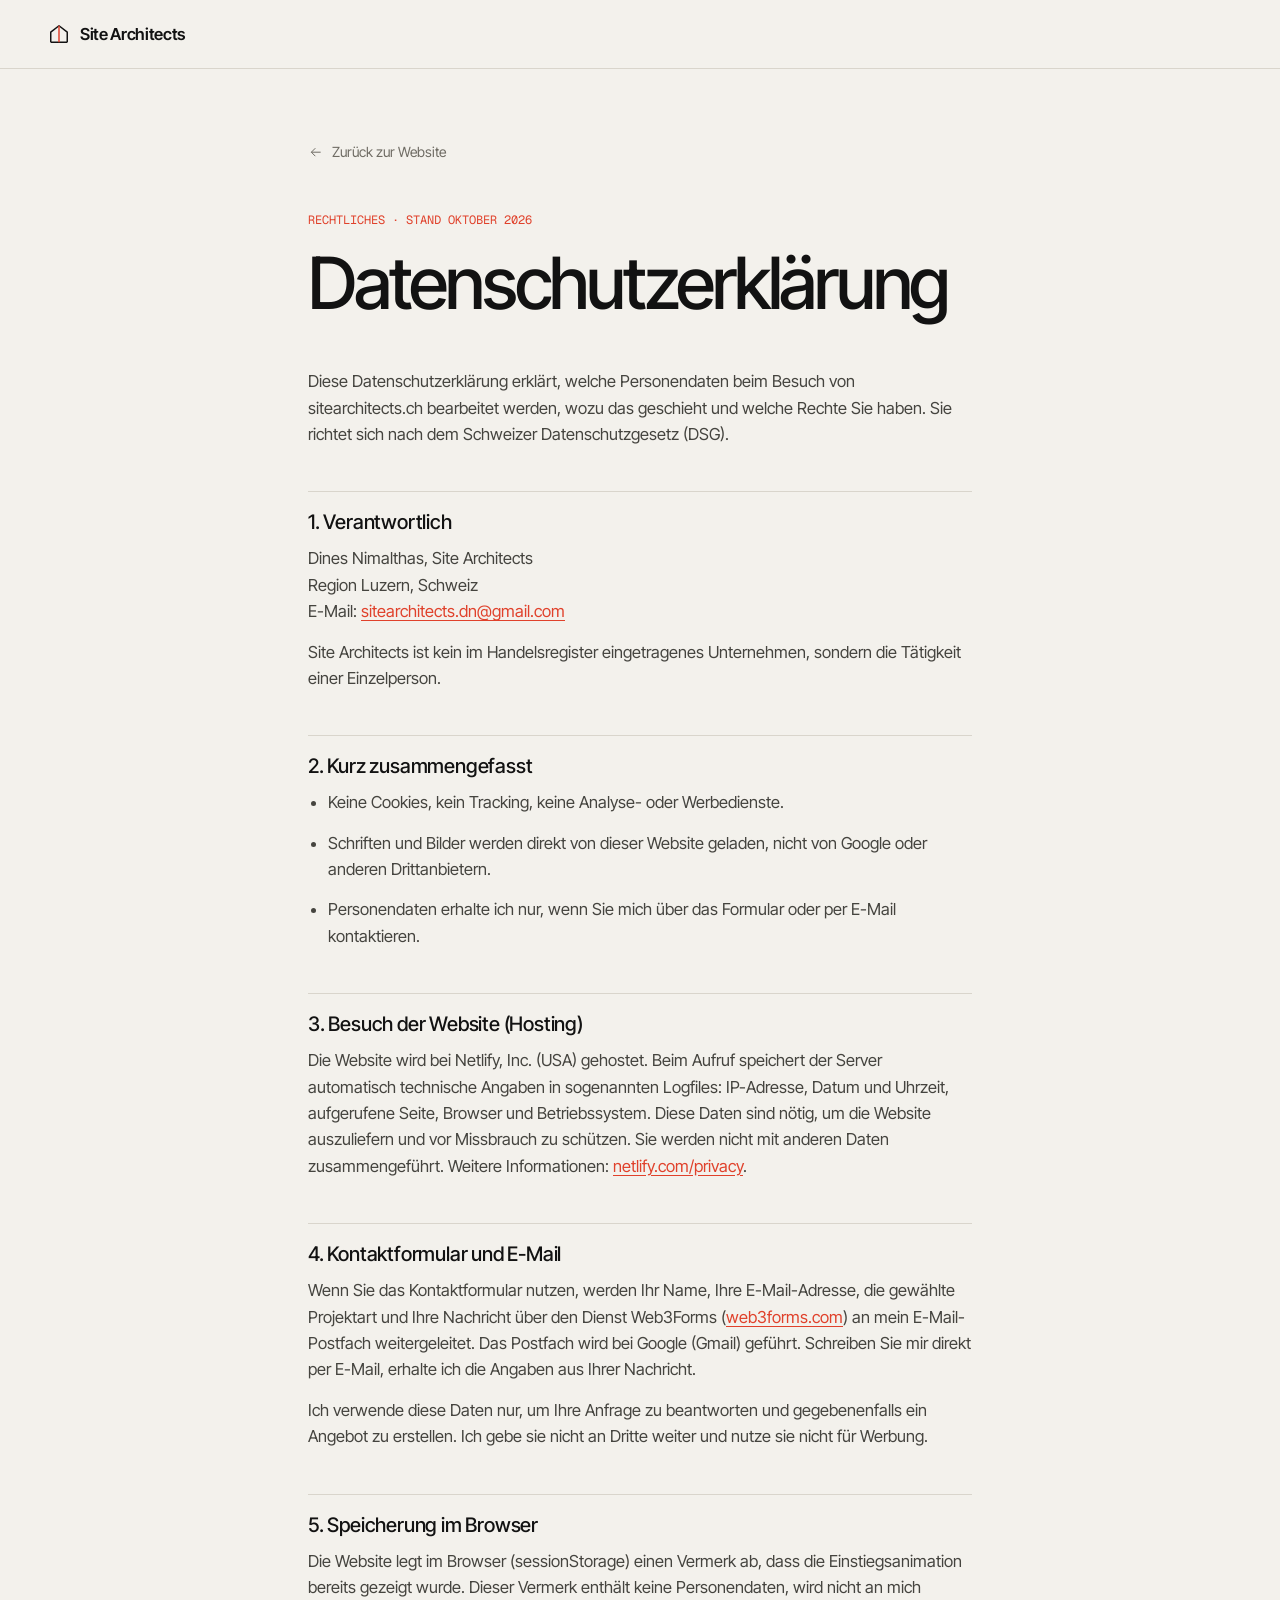
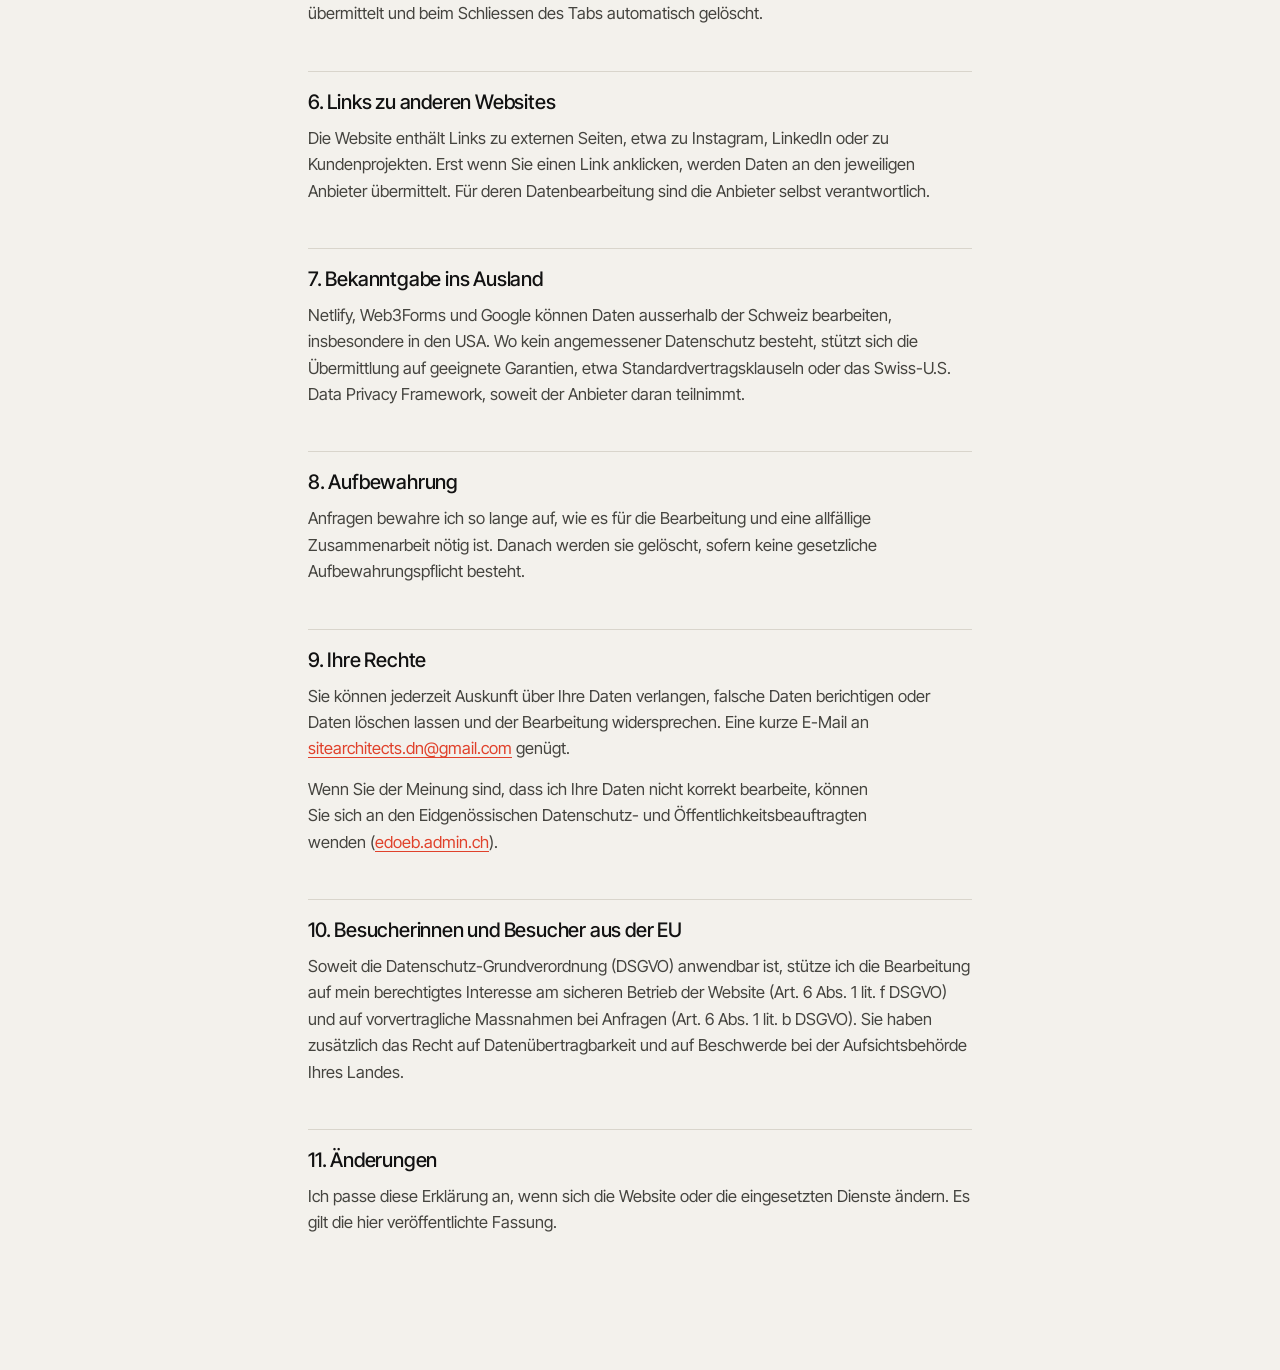
<file: datenschutz.html>
<!DOCTYPE html>
<html lang="de-CH">
<head>
  <meta charset="UTF-8" />
  <meta name="viewport" content="width=device-width, initial-scale=1.0" />
  <title>Datenschutz – Site Architects</title>
  <link rel="canonical" href="https://sitearchitects.ch/datenschutz.html" />
  <meta name="description" content="Datenschutzerklärung von Site Architects nach Schweizer Datenschutzgesetz." />
  <meta property="og:type"        content="website" />
  <meta property="og:url"         content="https://sitearchitects.ch/datenschutz.html" />
  <meta property="og:title"       content="Datenschutz – Site Architects" />
  <meta property="og:description" content="Datenschutzerklärung von Site Architects nach Schweizer Datenschutzgesetz." />
  <meta property="og:site_name"    content="Site Architects" />
  <meta property="og:image"        content="https://sitearchitects.ch/assets/img/og-image.png?v=2" />
  <meta property="og:image:width"  content="1200" />
  <meta property="og:image:height" content="630" />
  <meta property="og:image:alt"    content="Site Architects – Ich plane Websites wie Gebäude." />
  <meta property="og:locale"       content="de_CH" />
  <meta name="twitter:card"        content="summary_large_image" />
  <meta name="twitter:image"       content="https://sitearchitects.ch/assets/img/og-image.png?v=2" />
  <link rel="icon" href="assets/img/favicon.svg?v=2" type="image/svg+xml" />
  <link rel="icon" href="favicon.ico?v=2" sizes="any" />
  <link rel="icon" href="assets/img/icon-180.png?v=2" type="image/png" sizes="180x180" />
  <link rel="apple-touch-icon" href="assets/img/icon-180.png" />
  <meta name="theme-color" content="#f3f1ec" />
  <link rel="stylesheet" href="assets/css/fonts.css" />
  <link rel="stylesheet" href="assets/css/style.css" />
  </head>
<body>

<!-- NAV -->
<header class="nav scrolled">
  <div class="nav__inner">
    <a href="index.html" class="nav__logo">
      <svg viewBox="0 0 24 24" aria-hidden="true"><path d="M3 21V10l9-7 9 7v11M3 21h18" /><path class="nav__logo-mid" d="M12 3v18" /></svg>
      Site Architects
    </a>
  </div>
</header>

<main class="legal-page">
  <a href="index.html" class="legal-page__back">
    <svg viewBox="0 0 24 24" fill="none" stroke="currentColor" stroke-width="1.5">
      <path d="M5 12h14M13 6l6 6-6 6"/>
    </svg>
    Zurück zur Website
  </a>

  <span class="legal-page__label">Rechtliches · Stand Oktober 2026</span>
  <h1>Daten&shy;schutz&shy;er&shy;klärung</h1>

  <p>
    Diese Datenschutzerklärung erklärt, welche Personendaten beim Besuch von sitearchitects.ch bearbeitet werden,
    wozu das geschieht und welche Rechte Sie haben. Sie richtet sich nach dem Schweizer Datenschutzgesetz (DSG).
  </p>

  <h2>1. Verantwortlich</h2>
  <p>
    Dines Nimalthas, Site Architects<br />
    Region Luzern, Schweiz<br />
    E-Mail: <a href="mailto:sitearchitects.dn@gmail.com">sitearchitects.dn@gmail.com</a>
  </p>
  <p>Site Architects ist kein im Handelsregister eingetragenes Unternehmen, sondern die Tätigkeit einer Einzelperson.</p>

  <h2>2. Kurz zusammengefasst</h2>
  <ul>
    <li>Keine Cookies, kein Tracking, keine Analyse- oder Werbedienste.</li>
    <li>Schriften und Bilder werden direkt von dieser Website geladen, nicht von Google oder anderen Drittanbietern.</li>
    <li>Personendaten erhalte ich nur, wenn Sie mich über das Formular oder per E-Mail kontaktieren.</li>
  </ul>

  <h2>3. Besuch der Website (Hosting)</h2>
  <p>
    Die Website wird bei Netlify, Inc. (USA) gehostet. Beim Aufruf speichert der Server automatisch technische Angaben
    in sogenannten Logfiles: IP-Adresse, Datum und Uhrzeit, aufgerufene Seite, Browser und Betriebssystem.
    Diese Daten sind nötig, um die Website auszuliefern und vor Missbrauch zu schützen. Sie werden nicht mit anderen Daten
    zusammengeführt. Weitere Informationen: <a href="https://www.netlify.com/privacy/" target="_blank" rel="noopener">netlify.com/privacy</a>.
  </p>

  <h2>4. Kontaktformular und E-Mail</h2>
  <p>
    Wenn Sie das Kontaktformular nutzen, werden Ihr Name, Ihre E-Mail-Adresse, die gewählte Projektart und Ihre Nachricht
    über den Dienst Web3Forms (<a href="https://web3forms.com/privacy" target="_blank" rel="noopener">web3forms.com</a>)
    an mein E-Mail-Postfach weitergeleitet. Das Postfach wird bei Google (Gmail) geführt. Schreiben Sie mir direkt per E-Mail,
    erhalte ich die Angaben aus Ihrer Nachricht.
  </p>
  <p>
    Ich verwende diese Daten nur, um Ihre Anfrage zu beantworten und gegebenenfalls ein Angebot zu erstellen.
    Ich gebe sie nicht an Dritte weiter und nutze sie nicht für Werbung.
  </p>

  <h2>5. Speicherung im Browser</h2>
  <p>
    Die Website legt im Browser (sessionStorage) einen Vermerk ab, dass die Einstiegsanimation bereits gezeigt wurde.
    Dieser Vermerk enthält keine Personendaten, wird nicht an mich übermittelt und beim Schliessen des Tabs automatisch gelöscht.
  </p>

  <h2>6. Links zu anderen Websites</h2>
  <p>
    Die Website enthält Links zu externen Seiten, etwa zu Instagram, LinkedIn oder zu Kundenprojekten. Erst wenn Sie einen Link anklicken,
    werden Daten an den jeweiligen Anbieter übermittelt. Für deren Datenbearbeitung sind die Anbieter selbst verantwortlich.
  </p>

  <h2>7. Bekanntgabe ins Ausland</h2>
  <p>
    Netlify, Web3Forms und Google können Daten ausserhalb der Schweiz bearbeiten, insbesondere in den USA. Wo kein
    angemessener Datenschutz besteht, stützt sich die Übermittlung auf geeignete Garantien, etwa Standardvertragsklauseln
    oder das Swiss-U.S. Data Privacy Framework, soweit der Anbieter daran teilnimmt.
  </p>

  <h2>8. Aufbewahrung</h2>
  <p>
    Anfragen bewahre ich so lange auf, wie es für die Bearbeitung und eine allfällige Zusammenarbeit nötig ist.
    Danach werden sie gelöscht, sofern keine gesetzliche Aufbewahrungspflicht besteht.
  </p>

  <h2>9. Ihre Rechte</h2>
  <p>
    Sie können jederzeit Auskunft über Ihre Daten verlangen, falsche Daten berichtigen oder Daten löschen lassen
    und der Bearbeitung widersprechen. Eine kurze E-Mail an
    <a href="mailto:sitearchitects.dn@gmail.com">sitearchitects.dn@gmail.com</a> genügt.
  </p>
  <p>
    Wenn Sie der Meinung sind, dass ich Ihre Daten nicht korrekt bearbeite, können Sie sich an den Eidgenössischen
    Datenschutz- und Öffentlichkeitsbeauftragten wenden (<a href="https://www.edoeb.admin.ch" target="_blank" rel="noopener">edoeb.admin.ch</a>).
  </p>

  <h2>10. Besucherinnen und Besucher aus der EU</h2>
  <p>
    Soweit die Datenschutz-Grundverordnung (DSGVO) anwendbar ist, stütze ich die Bearbeitung auf mein berechtigtes Interesse
    am sicheren Betrieb der Website (Art. 6 Abs. 1 lit. f DSGVO) und auf vorvertragliche Massnahmen bei Anfragen
    (Art. 6 Abs. 1 lit. b DSGVO). Sie haben zusätzlich das Recht auf Datenübertragbarkeit und auf Beschwerde bei der
    Aufsichtsbehörde Ihres Landes.
  </p>

  <h2>11. Änderungen</h2>
  <p>Ich passe diese Erklärung an, wenn sich die Website oder die eingesetzten Dienste ändern. Es gilt die hier veröffentlichte Fassung.</p>
</main>

</body>
</html>
</file>
<file: assets/css/fonts.css>
/* Lokal gehostete Schriften (Inter Tight, Geist Mono) — keine Verbindung zu Google */
/* latin-ext */
@font-face {
  font-family: 'Geist Mono';
  font-style: normal;
  font-weight: 400;
  font-display: swap;
  src: url(../fonts/geist-mono-latin-ext-d09800.woff2) format('woff2');
  unicode-range: U+0100-02BA, U+02BD-02C5, U+02C7-02CC, U+02CE-02D7, U+02DD-02FF, U+0304, U+0308, U+0329, U+1D00-1DBF, U+1E00-1E9F, U+1EF2-1EFF, U+2020, U+20A0-20AB, U+20AD-20C0, U+2113, U+2C60-2C7F, U+A720-A7FF;
}
/* latin */
@font-face {
  font-family: 'Geist Mono';
  font-style: normal;
  font-weight: 400;
  font-display: swap;
  src: url(../fonts/geist-mono-latin-b291d8.woff2) format('woff2');
  unicode-range: U+0000-00FF, U+0131, U+0152-0153, U+02BB-02BC, U+02C6, U+02DA, U+02DC, U+0304, U+0308, U+0329, U+2000-206F, U+20AC, U+2122, U+2191, U+2193, U+2212, U+2215, U+FEFF, U+FFFD;
}
/* latin-ext */
@font-face {
  font-family: 'Geist Mono';
  font-style: normal;
  font-weight: 500;
  font-display: swap;
  src: url(../fonts/geist-mono-latin-ext-d09800.woff2) format('woff2');
  unicode-range: U+0100-02BA, U+02BD-02C5, U+02C7-02CC, U+02CE-02D7, U+02DD-02FF, U+0304, U+0308, U+0329, U+1D00-1DBF, U+1E00-1E9F, U+1EF2-1EFF, U+2020, U+20A0-20AB, U+20AD-20C0, U+2113, U+2C60-2C7F, U+A720-A7FF;
}
/* latin */
@font-face {
  font-family: 'Geist Mono';
  font-style: normal;
  font-weight: 500;
  font-display: swap;
  src: url(../fonts/geist-mono-latin-b291d8.woff2) format('woff2');
  unicode-range: U+0000-00FF, U+0131, U+0152-0153, U+02BB-02BC, U+02C6, U+02DA, U+02DC, U+0304, U+0308, U+0329, U+2000-206F, U+20AC, U+2122, U+2191, U+2193, U+2212, U+2215, U+FEFF, U+FFFD;
}
/* latin-ext */
@font-face {
  font-family: 'Inter Tight';
  font-style: normal;
  font-weight: 400;
  font-display: swap;
  src: url(../fonts/inter-tight-latin-ext-37513b.woff2) format('woff2');
  unicode-range: U+0100-02BA, U+02BD-02C5, U+02C7-02CC, U+02CE-02D7, U+02DD-02FF, U+0304, U+0308, U+0329, U+1D00-1DBF, U+1E00-1E9F, U+1EF2-1EFF, U+2020, U+20A0-20AB, U+20AD-20C0, U+2113, U+2C60-2C7F, U+A720-A7FF;
}
/* latin */
@font-face {
  font-family: 'Inter Tight';
  font-style: normal;
  font-weight: 400;
  font-display: swap;
  src: url(../fonts/inter-tight-latin-1bf6b3.woff2) format('woff2');
  unicode-range: U+0000-00FF, U+0131, U+0152-0153, U+02BB-02BC, U+02C6, U+02DA, U+02DC, U+0304, U+0308, U+0329, U+2000-206F, U+20AC, U+2122, U+2191, U+2193, U+2212, U+2215, U+FEFF, U+FFFD;
}
/* latin-ext */
@font-face {
  font-family: 'Inter Tight';
  font-style: normal;
  font-weight: 500;
  font-display: swap;
  src: url(../fonts/inter-tight-latin-ext-37513b.woff2) format('woff2');
  unicode-range: U+0100-02BA, U+02BD-02C5, U+02C7-02CC, U+02CE-02D7, U+02DD-02FF, U+0304, U+0308, U+0329, U+1D00-1DBF, U+1E00-1E9F, U+1EF2-1EFF, U+2020, U+20A0-20AB, U+20AD-20C0, U+2113, U+2C60-2C7F, U+A720-A7FF;
}
/* latin */
@font-face {
  font-family: 'Inter Tight';
  font-style: normal;
  font-weight: 500;
  font-display: swap;
  src: url(../fonts/inter-tight-latin-1bf6b3.woff2) format('woff2');
  unicode-range: U+0000-00FF, U+0131, U+0152-0153, U+02BB-02BC, U+02C6, U+02DA, U+02DC, U+0304, U+0308, U+0329, U+2000-206F, U+20AC, U+2122, U+2191, U+2193, U+2212, U+2215, U+FEFF, U+FFFD;
}
/* latin-ext */
@font-face {
  font-family: 'Inter Tight';
  font-style: normal;
  font-weight: 600;
  font-display: swap;
  src: url(../fonts/inter-tight-latin-ext-37513b.woff2) format('woff2');
  unicode-range: U+0100-02BA, U+02BD-02C5, U+02C7-02CC, U+02CE-02D7, U+02DD-02FF, U+0304, U+0308, U+0329, U+1D00-1DBF, U+1E00-1E9F, U+1EF2-1EFF, U+2020, U+20A0-20AB, U+20AD-20C0, U+2113, U+2C60-2C7F, U+A720-A7FF;
}
/* latin */
@font-face {
  font-family: 'Inter Tight';
  font-style: normal;
  font-weight: 600;
  font-display: swap;
  src: url(../fonts/inter-tight-latin-1bf6b3.woff2) format('woff2');
  unicode-range: U+0000-00FF, U+0131, U+0152-0153, U+02BB-02BC, U+02C6, U+02DA, U+02DC, U+0304, U+0308, U+0329, U+2000-206F, U+20AC, U+2122, U+2191, U+2193, U+2212, U+2215, U+FEFF, U+FFFD;
}
</file>
<file: assets/css/style.css>
/* ═══════════════════════════════════════════════════════
   Site Architects — style.css
   Konzept: Vom Plan zum Bau. Papier, Tusche, Rotstift.
   Schrift: Inter Tight (Text) + Geist Mono (Planbeschriftung)
═══════════════════════════════════════════════════════ */

:root {
  --paper:    #f3f1ec;
  --paper-2:  #e9e6df;
  --surface:  #fbfaf7;
  --ink:      #121212;
  --ink-2:    #45443f;
  --muted:    #6f6c64;
  --line:     #d9d5cc;
  --red:      #e0412b;
  --dark:     #121212;
  --dark-2:   #1c1c1b;

  /* Aliase für die Rechtsseiten */
  --text:     var(--ink);
  --text-2:   var(--ink-2);
  --border:   var(--line);
  --accent:   var(--red);

  --nav-h:    68px;
  --wrap:     1280px;
  --gutter:   clamp(16px, 4vw, 48px);
  --r:        16px;
  --ease:     cubic-bezier(.22,.61,.36,1);
  --ease-out: cubic-bezier(.23,1,.32,1);
  --ease-in-out: cubic-bezier(.77,0,.175,1);
}

*,*::before,*::after { box-sizing:border-box; margin:0; padding:0; }
html { scroll-behavior:smooth; scroll-padding-top:var(--nav-h); interpolate-size:allow-keywords; }
body {
  font-family:'Inter Tight', system-ui, -apple-system, sans-serif;
  background:var(--paper);
  color:var(--ink);
  font-size:16.5px;
  line-height:1.6;
  -webkit-font-smoothing:antialiased;
  -webkit-tap-highlight-color:transparent;
}
p { text-wrap:pretty; }
a { color:inherit; text-decoration:none; }
img { display:block; max-width:100%; height:auto; }
ul, ol { list-style:none; }
button, input, select, textarea { font:inherit; color:inherit; }
[hidden] { display:none !important; }
::selection { background:var(--red); color:#fff; }

h1, h2, h3 { font-weight:500; letter-spacing:-.03em; line-height:1.05; text-wrap:balance; }
h2 { font-size:clamp(34px, 5vw, 64px); max-width:16ch; }
h3 { font-size:21px; letter-spacing:-.015em; line-height:1.25; }

.mono { font-family:'Geist Mono', ui-monospace, monospace; font-size:12px; letter-spacing:.02em; text-transform:uppercase; }
.wrap { width:100%; max-width:var(--wrap); margin:0 auto; padding:0 var(--gutter); }

.eyebrow { display:flex; align-items:center; gap:12px; color:var(--muted); margin-bottom:22px; }
.eyebrow span { color:var(--red); }
.eyebrow::after { content:''; flex:0 0 48px; height:1px; background:currentColor; opacity:.5; }

/* ── Buttons ─────────────────────────────────────── */
.btn {
  display:inline-flex; align-items:center; justify-content:center; gap:8px;
  height:50px; padding:0 26px; border-radius:999px; white-space:nowrap;
  font-size:15.5px; font-weight:500; border:1px solid transparent; cursor:pointer;
  transition:background-color .2s ease, color .2s ease, border-color .2s ease, transform .16s var(--ease-out);
}
.btn:active { transform:scale(.97); }
.btn--sm     { height:38px; padding:0 18px; font-size:14px; }
.btn--dark   { background:var(--ink); color:#fff; }
.btn--ghost  { border-color:var(--ink); }
.btn--light  { background:#fff; color:var(--ink); }
.btn--accent { background:var(--red); color:#fff; }
.btn:focus-visible, a:focus-visible, summary:focus-visible, button:focus-visible { outline:2px solid var(--red); outline-offset:3px; }

/* ── Navigation ──────────────────────────────────── */
.nav {
  position:sticky; top:0; z-index:50;
  background:color-mix(in srgb, var(--paper) 88%, transparent);
  backdrop-filter:blur(12px); -webkit-backdrop-filter:blur(12px);
  border-bottom:1px solid transparent; transition:border-color .2s;
}
.nav.scrolled { border-bottom-color:var(--line); }
.nav__inner { max-width:var(--wrap); margin:0 auto; padding:0 var(--gutter); height:var(--nav-h); display:flex; align-items:center; gap:36px; }
.nav__logo { display:inline-flex; align-items:center; gap:10px; font-weight:600; letter-spacing:-.02em; margin-right:auto; }
.nav__logo svg { width:22px; height:22px; fill:none; stroke:currentColor; stroke-width:1.6; stroke-linejoin:round; }
.nav__logo-mid { stroke:var(--red); }
.nav__logo svg { transition:transform .3s var(--ease-out); }
.nav__links { display:flex; gap:30px; font-size:15px; color:var(--ink-2); }
.nav__links a { position:relative; transition:color .2s ease; }
.nav__links a::after { content:''; position:absolute; left:0; right:0; bottom:-4px; height:1px; background:var(--red); transform:scaleX(0); transform-origin:left; transition:transform .25s var(--ease-out); }
/* Aktueller Abschnitt (Scrollspy) */
.nav__links a[aria-current="true"] { color:var(--ink); }
.nav__links a[aria-current="true"]::after { transform:scaleX(1); }
.nav__burger { display:none; }
.mobile-menu { display:none; }

/* ── Hero ────────────────────────────────────────── */
.hero { padding-top:clamp(40px, 7vw, 88px); padding-bottom:clamp(40px, 6vw, 72px); }
.hero__meta { display:flex; justify-content:space-between; color:var(--muted); padding-bottom:18px; border-bottom:1px solid var(--line); margin-bottom:clamp(32px, 5vw, 56px); }
.hero__title { font-size:clamp(46px, 9.4vw, 148px); line-height:.94; letter-spacing:-.055em; font-weight:500; }
.hero__title-2 { display:block; color:transparent; -webkit-text-stroke:1.5px var(--ink); }
.hero__row { margin-top:clamp(32px, 4.5vw, 56px); display:flex; justify-content:space-between; align-items:flex-end; gap:32px; flex-wrap:wrap; }
.hero__lead { max-width:50ch; font-size:18.5px; color:var(--ink-2); }
.hero__actions { display:flex; gap:12px; flex-wrap:wrap; }

/* ── Plan → Bau ──────────────────────────────────── */
.build { position:relative; overflow-x:clip; padding:clamp(8px, 2vw, 24px) 0 clamp(48px, 7vw, 96px); }
.build__stage { display:flex; flex-direction:column; gap:14px; }
.build__bar { display:flex; flex-wrap:wrap; justify-content:space-between; align-items:center; gap:6px 16px; color:var(--muted); }
.build__phase b { color:var(--ink); font-weight:500; }
.build__dot { display:inline-block; width:8px; height:8px; border-radius:50%; background:var(--red); margin-right:10px; vertical-align:1px; }
.build.is-building .build__dot { animation:blink 1s steps(2, jump-none) infinite; }
.build__progress { font-variant-numeric:tabular-nums; }
.build__replay { background:none; border:0; padding:4px 0; color:var(--red); cursor:pointer; transition:transform .16s var(--ease-out); }
.build__replay:not([hidden]) { animation:menuIn .35s var(--ease-out) backwards; }
@media (hover:hover) and (pointer:fine) { .build__replay:hover { text-decoration:underline; text-underline-offset:3px; } }
.build__replay:active { transform:scale(.97); }
.build__site { position:relative; }
.build--js .build__site { padding-top:var(--sky, 96px); }
.build__frame {
  position:relative; overflow:hidden; border-radius:var(--r);
  border:1px solid var(--line); background:var(--paper-2);
  aspect-ratio:16 / 10; width:100%;
}
.build__real, .build__plan, .build__plan svg { position:absolute; inset:0; width:100%; height:100%; }
.build__real { object-fit:cover; object-position:top; }
.plan-mob { display:none; }
/* Ohne JavaScript: fertige Seite zeigen, Plan aus */
.build__plan { display:none; }
.build--js .build__plan { display:block; }
.build--js .build__real { opacity:0; }
.build--js .p-draw { stroke-dasharray:1; stroke-dashoffset:1; }
.build--js .p-pop  { opacity:0; }
.build--js.is-done .build__real { opacity:1; }
.build--js.is-done .build__plan, .build.is-done .build__fx { opacity:0; visibility:hidden; }

/* Baustelle: Kran, Etagen, Hammer liegen über dem Rahmen */
.build__fx { position:absolute; inset:0; pointer-events:none; z-index:2; }
.build__strips img { position:absolute; object-fit:cover; object-position:top; opacity:0; will-change:transform; }
.crane { position:absolute; left:0; top:0; opacity:0; }
.crane svg { display:block; overflow:visible; }
.crane__lines { fill:none; stroke:var(--ink); stroke-width:1.5; stroke-linejoin:round; stroke-linecap:round; }
/* Heller Rand, damit Kran und Seile auch über dunklen Websites lesbar bleiben */
.crane__halo { fill:none; stroke:var(--surface); stroke-width:4.5; stroke-linejoin:round; stroke-linecap:round; opacity:.92; }
.crane__halo--thin { stroke-width:3.5; }
.crane__cab, .crane__weight, .crane__trolley, .crane__block { stroke:var(--surface); stroke-width:2; paint-order:stroke; }
.crane__cab { fill:var(--red); }
.crane__weight, .crane__trolley { fill:var(--ink); }
.crane__cable { position:absolute; left:0; top:0; width:1.5px; background:var(--ink); box-shadow:0 0 0 1.25px rgba(251,250,247,.92); transform-origin:top; transform:scaleY(0); }
.crane__rig { position:absolute; left:0; top:0; opacity:0; will-change:transform; }
.crane__rig svg { display:block; overflow:visible; }
.crane__block { fill:var(--ink); }
.crane__hook  { fill:none; stroke:var(--red); stroke-width:2.5; stroke-linecap:round; filter:drop-shadow(0 0 1.2px var(--surface)) drop-shadow(0 0 1.2px var(--surface)); }
.crane__sling { fill:none; stroke:var(--ink); stroke-width:1.2; }
.hammer { position:absolute; left:0; top:0; width:var(--hs, 72px); height:var(--hs, 72px); opacity:0; will-change:transform; z-index:2; }
/* Umriss in Papierfarbe um die ganze Silhouette, damit der Hammer auch auf Dunkel lesbar ist */
.hammer svg {
  width:100%; height:100%; overflow:visible; transform-origin:60% 100%; transform:rotate(-35deg);
  filter:drop-shadow(1.5px 0 0 #fbfaf7) drop-shadow(-1.5px 0 0 #fbfaf7) drop-shadow(0 1.5px 0 #fbfaf7) drop-shadow(0 -1.5px 0 #fbfaf7) drop-shadow(0 6px 10px rgba(18,18,18,.3));
}
.hammer__handle { fill:var(--red); }
.hammer__grip, .hammer__head { fill:var(--ink); }
.hammer__face { fill:#5c5b56; }
.fx-bit  { position:absolute; left:0; top:0; border-radius:1px; z-index:3; }
.fx-ring { position:absolute; left:0; top:0; width:48px; height:48px; margin:-24px 0 0 -24px; border:2px solid var(--red); border-radius:50%; z-index:3; }

/* Planzeichnung */
.p-paper  { fill:var(--surface); }
.p-grid   { fill:none; stroke:#e7e3da; stroke-width:1; }
.p-hatch  { stroke:#cfcac0; stroke-width:1.2; }
.p-line   { fill:none; stroke:var(--ink); stroke-width:2; }
.p-thin   { fill:none; stroke:var(--line); stroke-width:1.2; }
.p-block  { fill:#d6d2c8; }
.p-block--accent { fill:var(--red); opacity:.55; }
.p-fill-accent { fill:rgba(224,65,43,.12); }
.p-dim    { fill:none; stroke:var(--red); stroke-width:1.4; }
.p-dimtext{ fill:var(--red); font:500 16px 'Geist Mono', monospace; }
.p-label  { fill:var(--muted); font:500 15px 'Geist Mono', monospace; letter-spacing:.06em; }
.p-callout circle { fill:var(--ink); }
.p-callout text { fill:#fff; font:500 15px 'Geist Mono', monospace; }
.p-note   { fill:var(--ink); font:500 15px 'Geist Mono', monospace; text-transform:uppercase; letter-spacing:.04em; }

/* ── Sections ────────────────────────────────────── */
.section { padding-top:clamp(80px, 10vw, 140px); padding-bottom:clamp(80px, 10vw, 140px); }
.section--tint { background:var(--paper-2); }
.section__head { margin-bottom:clamp(40px, 5vw, 72px); }
.section__head--split { display:flex; justify-content:space-between; align-items:flex-end; gap:32px; flex-wrap:wrap; }
.section__intro { max-width:42ch; color:var(--ink-2); }

/* ── Projekte: gestapelte Planblätter ────────────── */
.stack { display:flex; flex-direction:column; gap:28px; }
.sheet { position:sticky; top:calc(var(--nav-h) + 20px + var(--i, 0) * 14px); }
.sheet:nth-child(1) { --i:0; } .sheet:nth-child(2) { --i:1; } .sheet:nth-child(3) { --i:2; } .sheet:nth-child(4) { --i:3; }
.sheet__inner {
  display:grid; grid-template-columns:minmax(260px, 1fr) 2fr; gap:clamp(20px, 3vw, 40px);
  background:var(--surface); border:1px solid var(--line); border-radius:var(--r);
  padding:clamp(16px, 2vw, 24px); box-shadow:0 -12px 40px -24px rgba(0,0,0,.18);
}
.sheet__info { display:flex; flex-direction:column; padding:clamp(4px, 1vw, 12px); }
.sheet__info h3 { font-size:clamp(26px, 2.6vw, 36px); letter-spacing:-.035em; margin-bottom:auto; padding-bottom:28px; }
.sheet__shot { border-radius:10px; overflow:hidden; aspect-ratio:16 / 10; background:var(--paper-2); border:1px solid var(--line); }
.sheet__shot img { width:100%; height:100%; object-fit:cover; object-position:top; transition:transform .8s var(--ease-out); }
.sheet__inner:active { transform:scale(.995); }
.sheet__inner { transition:transform .16s var(--ease-out); }

/* Kundenstimme als Abnahme-Notiz auf dem Planblatt */
.sheet__quote { margin:0 0 24px; padding-left:16px; border-left:2px solid var(--red); }
.sheet__quote p { font-size:16.5px; line-height:1.5; letter-spacing:-.01em; color:var(--ink); }
.sheet__quote p::before { content:'«'; } .sheet__quote p::after { content:'»'; }
.sheet__quote footer { margin-top:10px; font-size:11px; color:var(--muted); }
.titleblock { border-top:1px solid var(--ink); }
.titleblock div { display:grid; grid-template-columns:96px 1fr; gap:12px; padding:10px 0; border-bottom:1px solid var(--line); font-size:14.5px; }
.titleblock dt { font-family:'Geist Mono', monospace; font-size:11.5px; text-transform:uppercase; color:var(--muted); padding-top:2px; }
.titleblock div:last-child dd { color:var(--red); }
.titleblock .arr { display:inline-block; transition:transform .25s var(--ease-out); }

.sheet--cta .sheet__inner { background:var(--ink); color:#fff; border-color:var(--ink); }
.sheet--cta .sheet__info p { color:#b7b4ad; margin-bottom:24px; max-width:32ch; }
.sheet--cta .btn { align-self:flex-start; }
/* Leeres Planblatt für das nächste Projekt */
.sheet__shot--plan { background:#181817; border-color:#2c2c2a; }
.sheet__shot--plan svg { width:100%; height:100%; }
.bp-grid  { fill:none; stroke:#262624; stroke-width:1; }
.bp-line  { fill:none; stroke:#d9d6cf; stroke-width:1.4; stroke-opacity:.75; }
.bp-thin  { fill:none; stroke:#3a3a38; stroke-width:1; }
.bp-block { fill:#3a3a38; }
.bp-bg    { fill:#181817; }
.bp-red   { fill:none; stroke:var(--red); stroke-width:1.4; }
.bp-btn   { fill:var(--red); fill-opacity:0; transition:fill-opacity .25s ease; }
.bp-label { fill:#8f8c85; font:500 9.5px 'Geist Mono', monospace; letter-spacing:.08em; }
.bp-dim   { fill:var(--red); font:500 10px 'Geist Mono', monospace; }

/* ── Planverfasser ───────────────────────────────── */
.about { display:grid; grid-template-columns:minmax(240px, 4fr) 8fr; gap:clamp(40px, 7vw, 112px); align-items:start; }
.portrait { position:sticky; top:calc(var(--nav-h) + 32px); margin:0; padding:18px 0 0 18px; max-width:400px; }
.portrait__frame { position:relative; aspect-ratio:4 / 5; }
.portrait__frame img { position:absolute; inset:0; width:100%; height:100%; object-fit:cover; border-radius:4px; }
.portrait__plan { filter:grayscale(1) contrast(1.15) brightness(1.05); opacity:.9; }
.portrait__real { clip-path:inset(0 100% 0 0); transition:clip-path 1.6s var(--ease) .2s; }
.portrait__scan { position:absolute; top:-10px; bottom:-10px; left:0; width:1.5px; background:var(--red); opacity:0; transition:left 1.6s var(--ease) .2s, opacity .3s; }
.portrait.in .portrait__real { clip-path:inset(0 0 0 0); }
.portrait.in .portrait__scan { left:100%; opacity:1; }
.portrait.done .portrait__scan { opacity:0; }
/* Schneidemarken */
.crop { position:absolute; width:22px; height:22px; border-color:var(--ink); border-style:solid; border-width:0; }
.crop--tl { top:-12px; left:-12px; border-top-width:1px; border-left-width:1px; }
.crop--tr { top:-12px; right:-12px; border-top-width:1px; border-right-width:1px; }
.crop--bl { bottom:-12px; left:-12px; border-bottom-width:1px; border-left-width:1px; }
.crop--br { bottom:-12px; right:-12px; border-bottom-width:1px; border-right-width:1px; }
/* Masslinie links */
.portrait__dim { position:absolute; left:0; top:18px; bottom:56px; width:1px; background:var(--red); }
.portrait__dim::before, .portrait__dim::after { content:''; position:absolute; left:-5px; width:11px; height:1px; background:var(--red); }
.portrait__dim::before { top:0; } .portrait__dim::after { bottom:0; }
.portrait__dim b { position:absolute; top:50%; left:-10px; transform:translateY(-50%) rotate(-90deg); background:var(--paper); color:var(--red); font-weight:500; padding:0 4px; font-size:11px; }
.portrait figcaption { display:flex; justify-content:space-between; gap:12px; margin-top:22px; padding-top:12px; border-top:1px solid var(--ink); color:var(--muted); }
.portrait figcaption span:first-child { color:var(--ink); }

.about__body { padding-top:6px; max-width:680px; }
.about__body > p { color:var(--ink-2); max-width:58ch; margin-bottom:18px; font-size:17.5px; }
.about__body > .about__lead { font-size:clamp(22px, 2.2vw, 30px); line-height:1.3; letter-spacing:-.025em; color:var(--ink); margin-bottom:28px; }
.about__li { height:44px; padding:0 20px; font-size:15px; }
.about__li svg { width:16px; height:16px; fill:currentColor; }
/* Drei Gründe statt Lebenslauf */
.perks { margin-top:clamp(28px, 4vw, 44px); border-top:1px solid var(--ink); }
.perk { display:grid; grid-template-columns:56px minmax(0,1fr); gap:20px; align-items:start; padding:22px 0; border-bottom:1px solid var(--line); }
.perk__icon { width:48px; height:48px; fill:none; stroke:var(--ink); stroke-width:1.6; stroke-linecap:round; stroke-linejoin:round; overflow:visible; }
.perk__icon .ic-red { stroke:var(--red); }
.perk h3 { font-size:22px; letter-spacing:-.02em; margin-bottom:6px; }
.perk p { color:var(--ink-2); max-width:52ch; }
.about__li { margin-top:28px; }

.contact__li { display:inline-block; margin:14px 0 0 0; color:#b7b4ad; font-size:16px; }
.contact__li { transition:color .2s ease; }
.contact__intro a { margin-right:24px; }

/* ── Phasen ──────────────────────────────────────── */
.phases { position:relative; display:grid; grid-template-columns:repeat(4, 1fr); border-top:1px solid var(--ink); counter-reset:ph; }
/* Fortschritt des Bauablaufs, füllt sich beim Scrollen */
.js-draw .phases::after { content:''; position:absolute; left:0; right:0; top:-1.5px; height:2px; background:var(--red); transform:scaleX(var(--ph, 0)); transform-origin:left; }
.phase__icon { width:56px; height:56px; margin-bottom:18px; fill:none; stroke:var(--ink); stroke-width:1.6; stroke-linecap:round; stroke-linejoin:round; overflow:visible; }
.phase__icon .ic-red, .row__icon .ic-red { stroke:var(--red); }
.phase { position:relative; padding:36px 28px 8px 0; display:flex; flex-direction:column; }
.phase + .phase { padding-left:28px; border-left:1px solid var(--line); }
.phase::before { content:''; position:absolute; top:-5px; left:0; width:9px; height:9px; background:var(--red); border-radius:50%; z-index:1; transition:background-color .3s ease, transform .3s var(--ease-out); }
.js-draw .phase::before { background:var(--paper-2); box-shadow:inset 0 0 0 1.5px var(--red); }
.js-draw .phase.on::before { background:var(--red); transform:scale(1.25); }
.phase__code { transition:color .3s ease; }
.js-draw .phase:not(.on) .phase__code { color:var(--muted); }
.phase + .phase::before { left:-5px; }
.phase__code { color:var(--red); margin-bottom:14px; }
.phase h3 { font-size:26px; letter-spacing:-.03em; margin-bottom:12px; }
.phase p { color:var(--ink-2); font-size:15.5px; }
.phase__out { margin-top:auto; padding-top:24px; color:var(--ink) !important; font-size:11.5px !important; }

/* ── Leistungen: grosse Zeilen ───────────────────── */
.rows { border-top:1px solid var(--ink); }
.row {
  display:grid; grid-template-columns:60px minmax(0,1fr) minmax(0,1fr) 64px; gap:24px; align-items:center;
  padding:clamp(20px, 2.6vw, 32px) 0; border-bottom:1px solid var(--line);
}
.row__num { color:var(--muted); transition:color .2s ease; }
.row h3 { font-size:clamp(30px, 4.6vw, 64px); letter-spacing:-.045em; line-height:1; transition:color .2s ease, transform .35s var(--ease-out); }
.row p { grid-column:3; grid-row:1; color:var(--ink-2); max-width:44ch; }
.row__icon { grid-column:4; grid-row:1; width:56px; height:56px; justify-self:end; fill:none; stroke:var(--ink); stroke-width:1.6; stroke-linecap:round; stroke-linejoin:round; overflow:visible; transition:transform .35s var(--ease-out); }

/* ── FAQ ─────────────────────────────────────────── */
.faq-wrap { display:grid; grid-template-columns:1fr 1.4fr; gap:clamp(40px, 6vw, 96px); }
.faq-wrap h2 { margin-bottom:20px; }
.faq { border-top:1px solid var(--ink); }
.faq details { border-bottom:1px solid var(--line); }
.faq summary { list-style:none; cursor:pointer; padding:24px 44px 24px 0; position:relative; font-size:19px; letter-spacing:-.015em; font-weight:500; transition:color .2s ease; }
.faq summary::-webkit-details-marker { display:none; }
.faq summary::after {
  content:''; position:absolute; right:6px; top:50%; width:14px; height:14px; margin-top:-7px;
  background:linear-gradient(currentColor,currentColor) center/14px 1.5px no-repeat, linear-gradient(currentColor,currentColor) center/1.5px 14px no-repeat;
  transition:transform .25s var(--ease-out), color .2s ease;
}
.faq details[open] summary::after { transform:rotate(45deg); color:var(--red); }
.faq details p { color:var(--ink-2); padding:0 44px 26px 0; max-width:62ch; }
/* Antwort klappt weich auf (moderne Browser), sonst wie bisher sofort */
.faq details::details-content {
  block-size:0; overflow:clip;
  transition:block-size .3s var(--ease-out), content-visibility .3s allow-discrete;
}
.faq details[open]::details-content { block-size:auto; }
.faq details p { opacity:0; transform:translateY(-4px); transition:opacity .25s ease, transform .3s var(--ease-out); }
.faq details[open] p { opacity:1; transform:none; }

/* ── Kontakt ─────────────────────────────────────── */
.section--dark { background:var(--dark); color:#f2f0eb; }
.contact__big { font-size:clamp(56px, 12vw, 190px); line-height:.9; letter-spacing:-.06em; max-width:none; margin-bottom:clamp(40px, 6vw, 80px); }
.contact__big span { color:var(--red); }
.contact { display:grid; grid-template-columns:1fr 1.3fr; gap:clamp(40px, 6vw, 96px); padding-top:40px; border-top:1px solid #333; }
.contact__intro p { color:#b7b4ad; max-width:40ch; font-size:18px; }
.contact__mail { display:inline-block; margin-top:28px; font-size:clamp(18px, 1.8vw, 22px); border-bottom:1px solid var(--red); padding-bottom:3px; transition:color .2s ease; }

.form { display:flex; flex-direction:column; gap:16px; }
.form__row { display:grid; grid-template-columns:1fr 1fr; gap:16px; }
.field { display:flex; flex-direction:column; gap:8px; font-family:'Geist Mono', monospace; font-size:11.5px; text-transform:uppercase; letter-spacing:.03em; color:#8f8c85; }
.field input, .field select, .field textarea {
  font-family:'Inter Tight', sans-serif; text-transform:none; letter-spacing:0;
  background:var(--dark-2); border:1px solid #33322f; border-radius:10px;
  padding:14px; color:#f2f0eb; font-size:16px; outline:none; transition:border-color .2s;
}
.field textarea { resize:vertical; min-height:140px; }
.field input::placeholder { color:#7a7871; }
.field input:focus, .field select:focus, .field textarea:focus { border-color:var(--red); }
.field [aria-invalid="true"] { border-color:#f3a397; animation:nudge .3s var(--ease-out); }
@keyframes nudge { 30% { transform:translateX(-4px); } 60% { transform:translateX(3px); } }
.field select { appearance:none; background-image:linear-gradient(45deg,transparent 50%,#8f8c85 50%),linear-gradient(135deg,#8f8c85 50%,transparent 50%); background-position:calc(100% - 20px) 55%, calc(100% - 15px) 55%; background-size:5px 5px; background-repeat:no-repeat; }
.form .btn { align-self:flex-start; margin-top:6px; }
.form .btn:disabled { opacity:.6; cursor:default; }
.form__status { display:none; font-size:15px; }
.form__status.show { display:block; }
.form__status--ok  { color:#9fd8b0; }
.form__status--err { color:#f3a397; }

/* ── Footer: Plankopf ────────────────────────────── */
.footer { background:var(--dark); color:#8f8c85; padding:0 0 28px; }
.plankopf { display:grid; grid-template-columns:2fr 1.4fr .7fr 1fr .8fr 1.6fr; gap:1px; background:#3a3a38; border:1px solid #3a3a38; }
.pk { display:flex; flex-direction:column; gap:6px; padding:14px 16px; background:var(--dark); }
.pk span { font-size:10.5px; color:#8a8780; }
.pk b { font-weight:500; color:#f2f0eb; font-size:13px; }
.pk--brand b { font-family:'Inter Tight', sans-serif; text-transform:none; font-size:18px; letter-spacing:-.02em; }
.pk a { transition:color .2s ease; }
.footer__copy { margin-top:18px; font-size:11px; color:#8a8780; }

/* ── Plansymbole zeichnen sich ───────────────────── */
.js-draw .draw-svg .ds { stroke-dasharray:1; stroke-dashoffset:1; transition:stroke-dashoffset .9s var(--ease-in-out); transition-delay:calc(var(--i, 0) * 50ms + var(--d, 0ms)); }
.js-draw .draw-svg .dp { opacity:0; transition:opacity .45s ease; transition-delay:calc(var(--i, 0) * 50ms + var(--d, 0ms) + 250ms); }
.js-draw .is-drawn .ds, .js-draw .phase.on .ds { stroke-dashoffset:0; }
.js-draw .is-drawn .dp, .js-draw .phase.on .dp { opacity:1; }

/* ── Hover nur mit Maus (verhindert "klebende" Zustände auf Touch) ── */
@media (hover:hover) and (pointer:fine) {
  .btn--dark:hover   { background:var(--red); }
  .btn--ghost:hover  { background:var(--ink); color:#fff; }
  .btn--accent:hover { background:#fff; color:var(--ink); }
  .nav__logo:hover svg { transform:translateY(-2px); }
  .nav__links a:hover { color:var(--ink); }
  .nav__links a:hover::after { transform:scaleX(1); }
  .sheet__inner:hover .sheet__shot img { transform:scale(1.025); }
  .sheet__inner:hover .titleblock .arr { transform:translate(3px,-3px); }
  .sheet--cta .sheet__inner:hover .btn { background:var(--red); color:#fff; }
  .row:hover h3 { color:var(--red); transform:translateX(10px); }
  .row:hover .row__num { color:var(--red); }
  .row:hover .row__icon { transform:translateX(-6px) rotate(-4deg); }
  .sheet--cta .sheet__inner:hover .bp-btn { fill-opacity:.9; }
  .faq summary:hover { color:var(--red); }
  .contact__li:hover, .contact__mail:hover, .pk a:hover { color:var(--red); }
}

/* ── Intro (nur erster Besuch pro Sitzung) ───────── */
.intro-screen { display:none; }
html.intro .intro-screen {
  position:fixed; inset:0; z-index:100; display:grid; place-items:center;
  background:var(--paper);
  animation:introOut .7s var(--ease) 1.25s forwards;
}
html.intro body { overflow:hidden; animation:unlock 0s 1.6s forwards; }
.intro-screen__inner { display:flex; flex-direction:column; align-items:center; gap:18px; }
.intro-screen__mark { width:64px; height:64px; fill:none; stroke:var(--ink); stroke-width:1.1; stroke-linejoin:round; stroke-linecap:round; }
.intro-screen__mark path { stroke-dasharray:1; stroke-dashoffset:1; animation:draw .7s var(--ease) forwards; }
.intro-screen__mark path:nth-child(2) { animation-delay:.35s; animation-duration:.4s; }
.intro-screen__mark path:nth-child(3) { animation-delay:.5s;  animation-duration:.4s; stroke:var(--red); }
.intro-screen__name { font-size:22px; font-weight:500; letter-spacing:-.025em; opacity:0; transform:translateY(8px); animation:fadeUp .6s var(--ease) .45s forwards; }
.intro-screen__dim { position:relative; display:flex; flex-direction:column; align-items:center; gap:8px; width:180px; }
.intro-screen__dim i { display:block; width:100%; height:9px; border-left:1px solid var(--red); border-right:1px solid var(--red); background:linear-gradient(var(--red),var(--red)) center/100% 1px no-repeat; transform:scaleX(0); animation:grow .6s var(--ease) .6s forwards; }
.intro-screen__dim em { font-style:normal; color:var(--red); font-size:10.5px; opacity:0; animation:fadeUp .4s var(--ease) .9s forwards; }

@keyframes draw    { to { stroke-dashoffset:0; } }
@keyframes grow    { to { transform:scaleX(1); } }
@keyframes fadeUp  { to { opacity:1; transform:none; } }
@keyframes introOut{ to { opacity:0; visibility:hidden; transform:translateY(-12px); } }
@keyframes unlock  { to { overflow:visible; } }
@keyframes blink   { 50% { opacity:.25; } }
@keyframes menuIn  { from { opacity:0; transform:translateY(-6px); } }

/* Hero blendet gestaffelt ein, nach dem Intro bzw. sofort beim erneuten Besuch */
:root { --hero-d:.05s; }
html.intro { --hero-d:1.35s; }
.hero__meta, .hero__title-1, .hero__title-2, .hero__lead, .hero__actions, .build__stage {
  opacity:0; transform:translateY(22px);
  animation:fadeUp .9s var(--ease) forwards;
  animation-delay:var(--hero-d);
}
.hero__title-1 { display:block; animation-delay:calc(var(--hero-d) + .08s); }
.hero__title-2 { animation-delay:calc(var(--hero-d) + .2s); }
.hero__lead    { animation-delay:calc(var(--hero-d) + .34s); }
.hero__actions { animation-delay:calc(var(--hero-d) + .42s); }
.build__stage { transform:translateY(40px); animation-duration:1.1s; animation-delay:calc(var(--hero-d) + .5s); }

/* ── Einblenden beim Scrollen ────────────────────── */
.reveal { opacity:0; transform:translateY(20px); transition:opacity .7s var(--ease-out), transform .8s var(--ease-out); transition-delay:var(--d, 0ms); }
.reveal.in { opacity:1; transform:none; }

@media (prefers-reduced-motion: reduce) {
  html { scroll-behavior:auto; }
  .reveal { opacity:1; transform:none; transition:none; }
  .hero__meta, .hero__title-1, .hero__title-2, .hero__lead, .hero__actions, .build__stage { opacity:1; transform:none; animation:none; }
  .build--js .build__plan, .build__fx { display:none !important; }
  .build--js .build__site { padding-top:0; }
  .build--js .build__real { opacity:1; }
  .sheet { position:static; }
  .portrait__real { clip-path:none; transition:none; }
  .portrait__scan { display:none; }
  .row h3, .sheet__shot img, .titleblock .arr { transform:none !important; }
  .faq details p { transform:none; }
  .field [aria-invalid="true"] { animation:none; }
  .mobile-menu, .mobile-menu a { animation:none !important; }
  .row__icon { transition:none; }
}

/* ── Rechtliche Seiten ───────────────────────────── */
.legal-page { max-width:760px; margin:0 auto; padding:72px var(--gutter) 120px; }
.legal-page__back { display:inline-flex; gap:8px; font-size:14px; color:var(--muted); margin-bottom:48px; }
.legal-page__back:hover { color:var(--ink); }
.legal-page__back svg { width:16px; transform:rotate(180deg); }
.legal-page__label { display:block; font-family:'Geist Mono', monospace; font-size:12px; text-transform:uppercase; color:var(--red); margin-bottom:14px; }
.legal-page h1 { font-size:clamp(40px, 6vw, 72px); letter-spacing:-.045em; margin-bottom:48px; }
.legal-page h2 { font-size:20px; letter-spacing:-.01em; margin:44px 0 12px; padding-top:20px; border-top:1px solid var(--line); max-width:none; }
.legal-page p, .legal-page address, .legal-page li { color:var(--ink-2); font-style:normal; margin-bottom:14px; }
.legal-page ul { list-style:disc; padding-left:20px; }
.legal-page a:not(.legal-page__back) { color:var(--red); text-decoration:underline; text-underline-offset:3px; }

/* ── Responsive ──────────────────────────────────── */
@media (max-width: 1024px) {
  .phases { grid-template-columns:1fr 1fr; }
  .phase:nth-child(3) { padding-left:0; border-left:0; }
  .phase:nth-child(3)::before { left:0; }
  .phase:nth-child(n+3) { border-top:1px solid var(--line); margin-top:8px; }
  .js-draw .phases::after { display:none; }
  .plankopf { grid-template-columns:repeat(3, 1fr); }
  .faq-wrap, .contact { grid-template-columns:1fr; }
  .about { grid-template-columns:1fr; }
  .portrait { position:relative; top:0; max-width:380px; }
}

@media (max-width: 760px) {
  body { font-size:16px; }
  .nav__links, .nav__cta { display:none; }
  .nav__burger { display:flex; flex-direction:column; justify-content:center; gap:6px; width:40px; height:40px; background:none; border:0; cursor:pointer; margin-right:-8px; padding:8px; }
  .nav__burger span { display:block; height:1.5px; background:var(--ink); transition:transform .25s var(--ease); }
  .nav__burger[aria-expanded="true"] span:first-child { transform:translateY(3.75px) rotate(45deg); }
  .nav__burger[aria-expanded="true"] span:last-child  { transform:translateY(-3.75px) rotate(-45deg); }
  .mobile-menu { display:flex; flex-direction:column; padding:4px var(--gutter) 20px; border-bottom:1px solid var(--line); }
  .mobile-menu a { padding:12px 0; font-size:24px; letter-spacing:-.03em; border-bottom:1px solid var(--line); }
  .mobile-menu a:last-child { border-bottom:0; }
  .mobile-menu:not([hidden]) a { animation:menuIn .32s var(--ease-out) backwards; }
  .mobile-menu a:nth-child(2) { animation-delay:30ms; }
  .mobile-menu a:nth-child(3) { animation-delay:60ms; }
  .mobile-menu a:nth-child(4) { animation-delay:90ms; }
  .mobile-menu a:nth-child(5) { animation-delay:120ms; }
  .mobile-menu a:nth-child(6) { animation-delay:150ms; }
  .mobile-menu a[aria-current="true"] { color:var(--red); }

  .hero__title-2 { -webkit-text-stroke-width:1px; }
  .hero__lead { font-size:17px; }
  .hero__actions { width:100%; flex-direction:column; }
  .hero__actions .btn { width:100%; }

  .build__ref { display:none; }
  /* Hochformat mit der echten Handy-Ansicht und eigenem Plan */
  .build__frame { border-radius:14px; aspect-ratio:390 / 624; }
  .plan-desk { display:none; }
  .plan-mob  { display:block; }
  .plan-mob .p-label, .plan-mob .p-note, .plan-mob .p-dimtext, .plan-mob .p-callout text { font-size:11px; }

  .sheet__inner { grid-template-columns:1fr; }
  .sheet__info h3 { padding-bottom:16px; }
  .sheet { top:calc(var(--nav-h) + 12px + var(--i, 0) * 10px); }

  .phases { grid-template-columns:1fr; padding-left:28px; }
  .phase, .phase + .phase { padding:28px 0 24px; border-left:0; }
  .phase + .phase { border-top:1px solid var(--line); margin-top:0; }
  .phase::before, .phase + .phase::before { left:-28px; top:46px; }
  /* senkrechte Bauachse links, füllt sich von oben */
  .phases::before { content:''; position:absolute; left:4px; top:0; bottom:0; width:1px; background:var(--line); }
  .js-draw .phases::after { display:block; left:3.5px; right:auto; top:0; bottom:0; width:2px; height:auto; transform:scaleY(var(--ph, 0)); transform-origin:top; }
  .phase__icon { width:48px; height:48px; margin-bottom:14px; }
  .phase__out { padding-top:16px; }

  .row { grid-template-columns:32px minmax(0,1fr) 44px; gap:4px 12px; align-items:center; }
  .row p { grid-column:2 / -1; grid-row:2; margin-top:6px; }
  .row__icon { grid-column:3; grid-row:1; width:40px; height:40px; }

  .form__row { grid-template-columns:1fr; }
  .portrait { max-width:340px; }
  .perk { grid-template-columns:44px minmax(0,1fr); gap:14px; padding:18px 0; }
  .perk__icon { width:40px; height:40px; }
  .perk h3 { font-size:20px; }
  .form .btn { align-self:stretch; }
  .plankopf { grid-template-columns:1fr 1fr; }
  .pk--brand, .pk--links { grid-column:1 / -1; }
}
</file>
